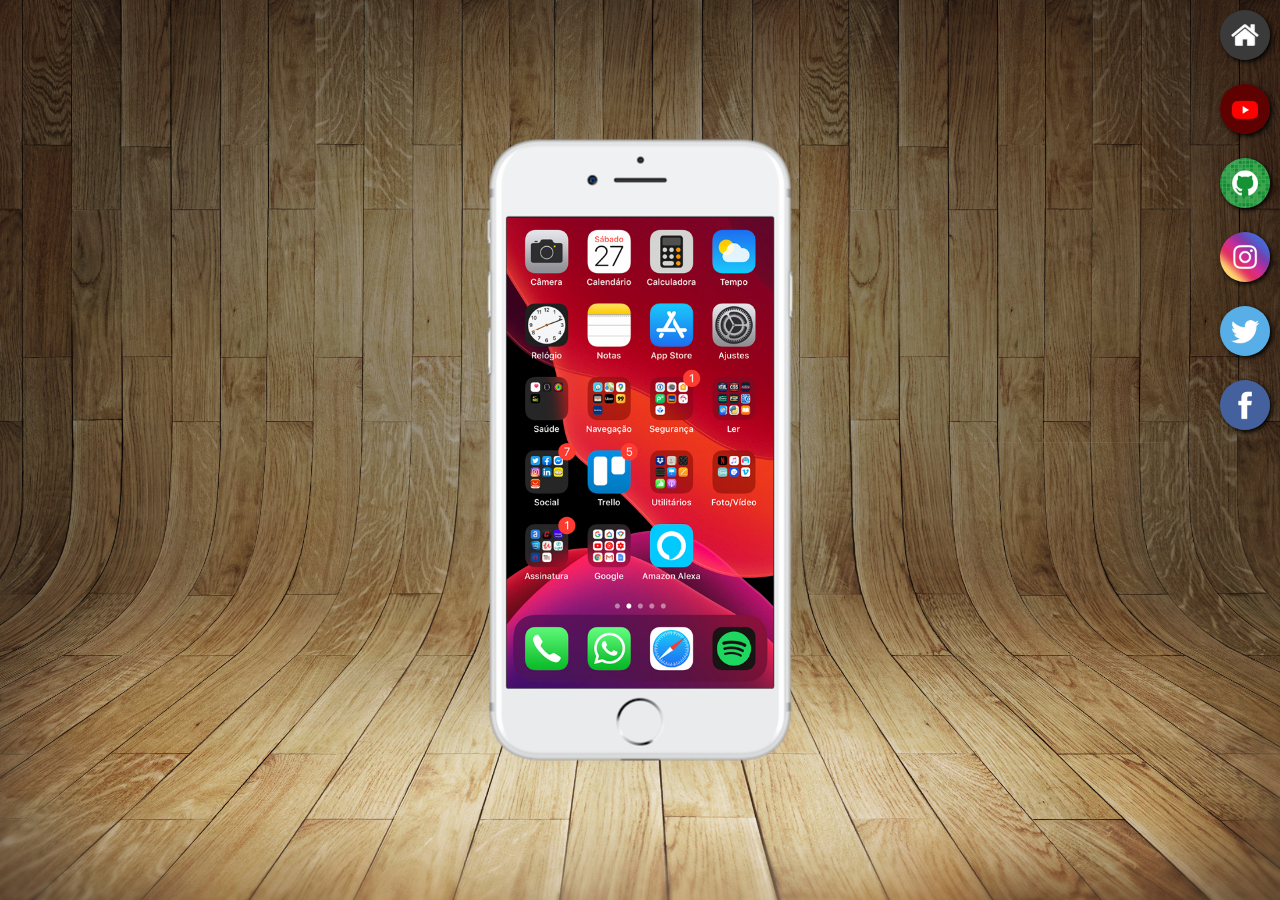
<file: index.html>
<!DOCTYPE html>
<html lang="pt-br">
<head>
    <meta charset="UTF-8">
    <meta name="viewport" content="width=device-width, initial-scale=1.0">
    <title>Projeto Redes Sociais</title>
    <link rel="stylesheet" href="estilo/stylec.css">
    <link rel="shortcut icon" href="favicon.ico" type="image/x-icon">
</head>
<body>
<main>
    <section id="telefone">
        <iframe src="home.html" name="tela" id="tela" frameborder="0">Seu navegador não é compatível com este arquivo!</iframe>
    </section>
    <section id="redesociais">
        <a href="home.html" target="tela"><img src="imagens/logo-home.jpg" alt="Home"></a><br>
        <a href="youtube.html" target="tela"><img src="imagens/logo-youtube.jpg" alt="Youtube"></a><br>
        <a href="Github.html" target="tela"><img src="imagens/logo-github.jpg" alt="GitHub"></a><br>
        <a href="Instagram.html" target="tela"><img src="imagens/logo-instagram.jpg" alt="Instagram"></a><br>
        <a href="X.html" target="tela"><img src="imagens/logo-twitter.jpg" alt="Twitter"></a><br>
        <a href="Face.html" target="tela"><img src="imagens/logo-facebook.jpg" alt="Facebook"></a><br>
    </section>
</main>
</body>
</html>
</file>
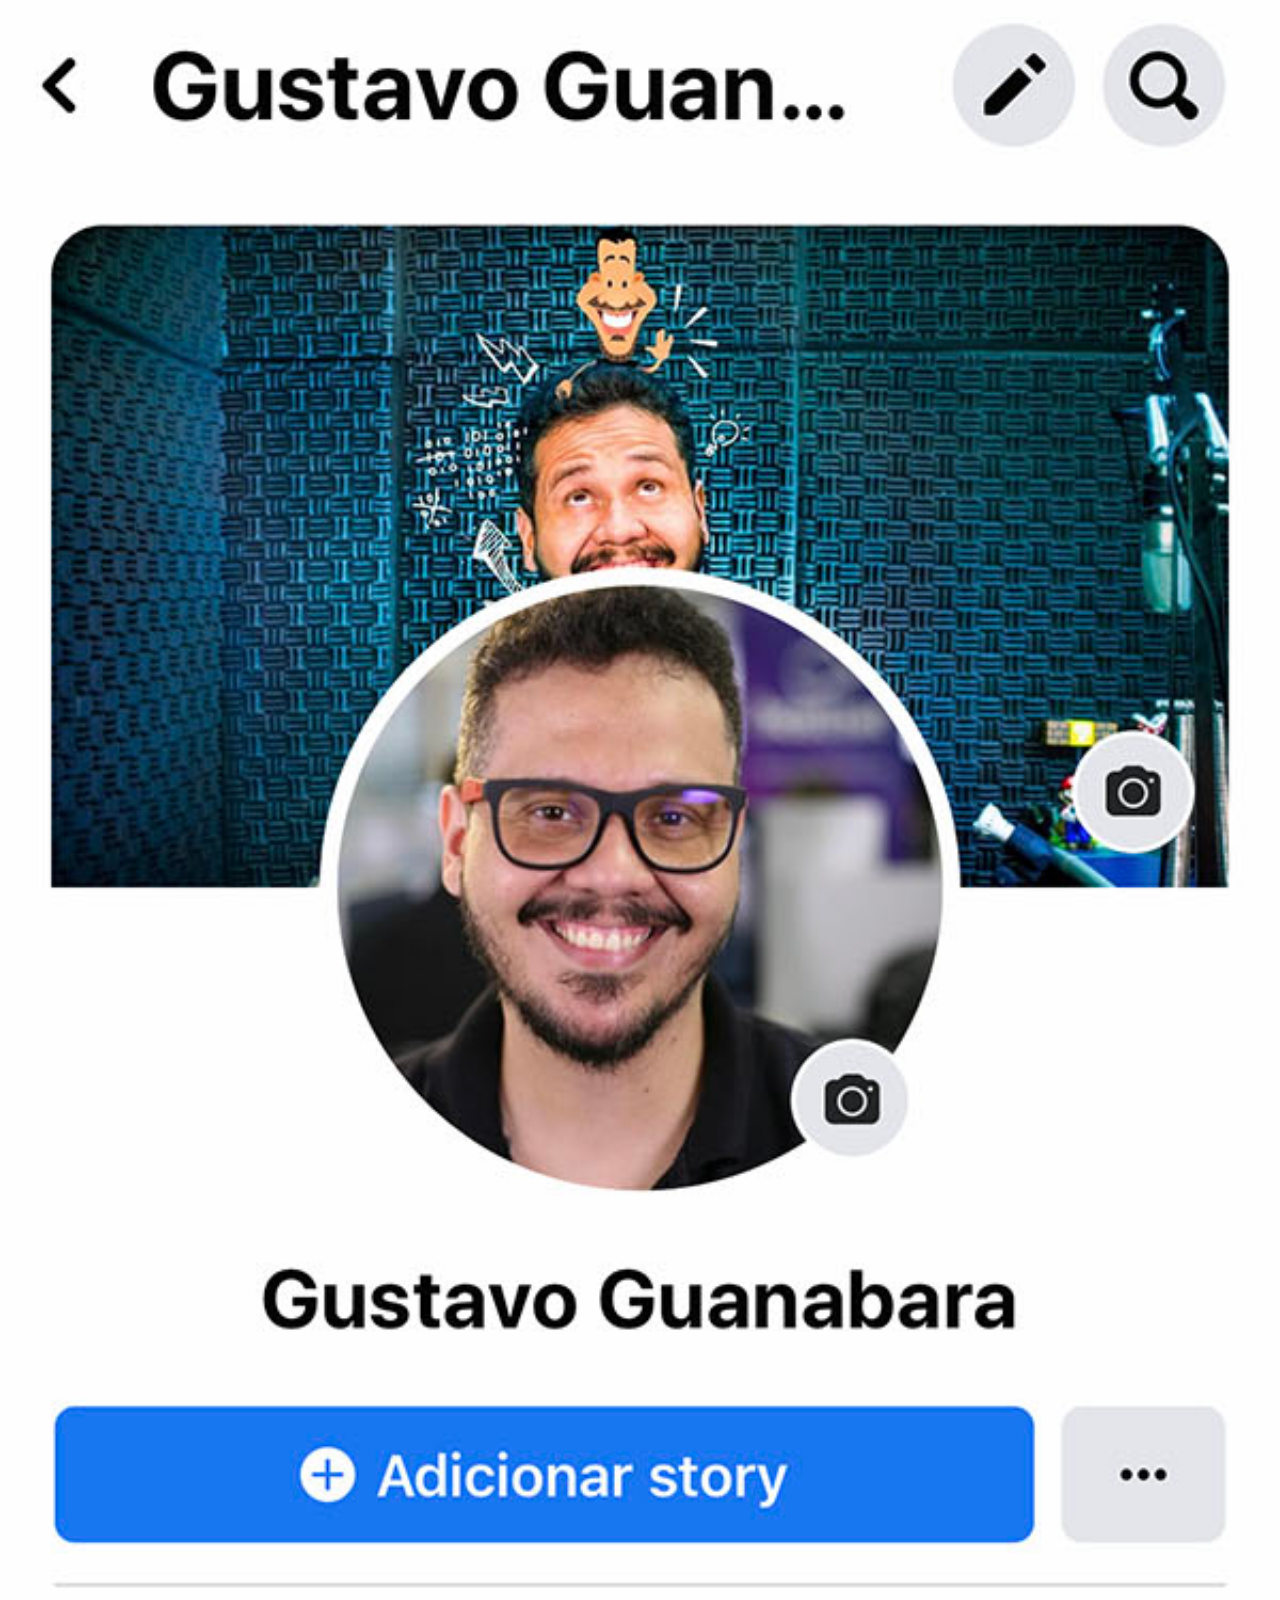
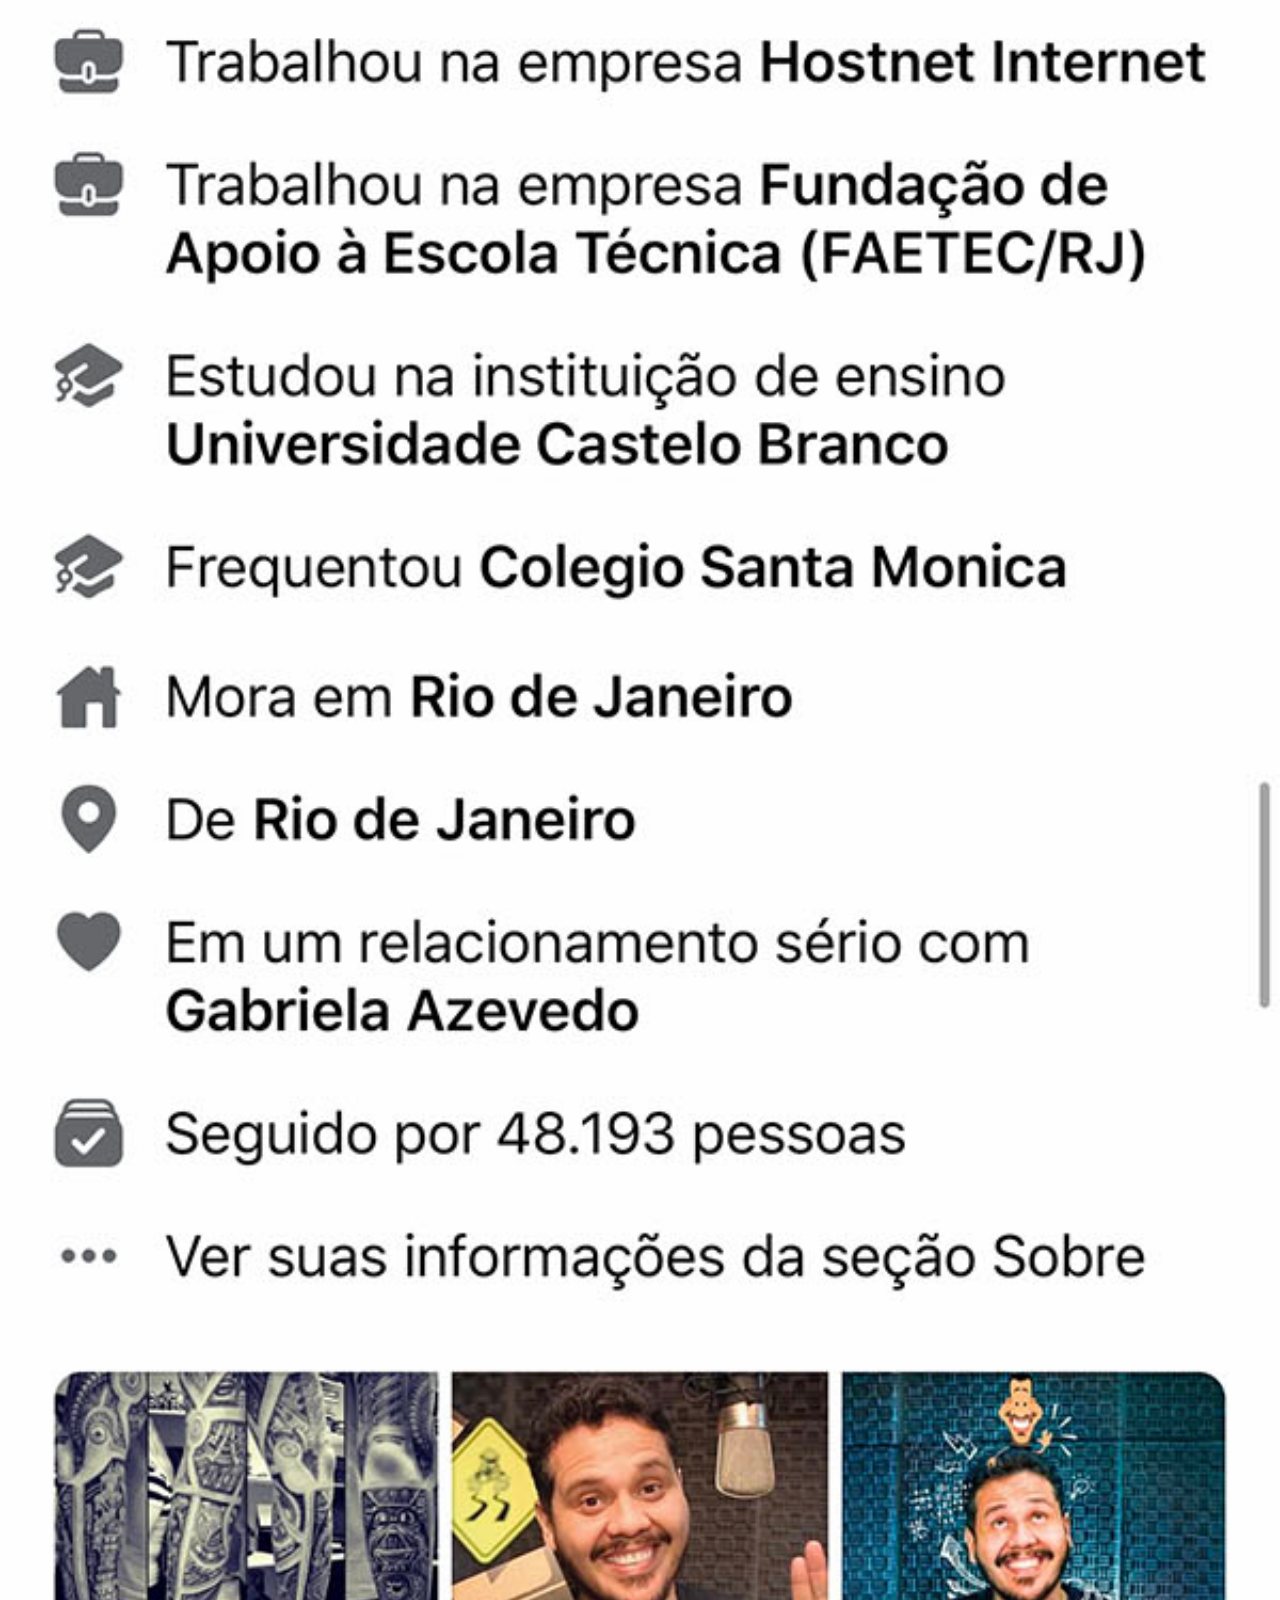
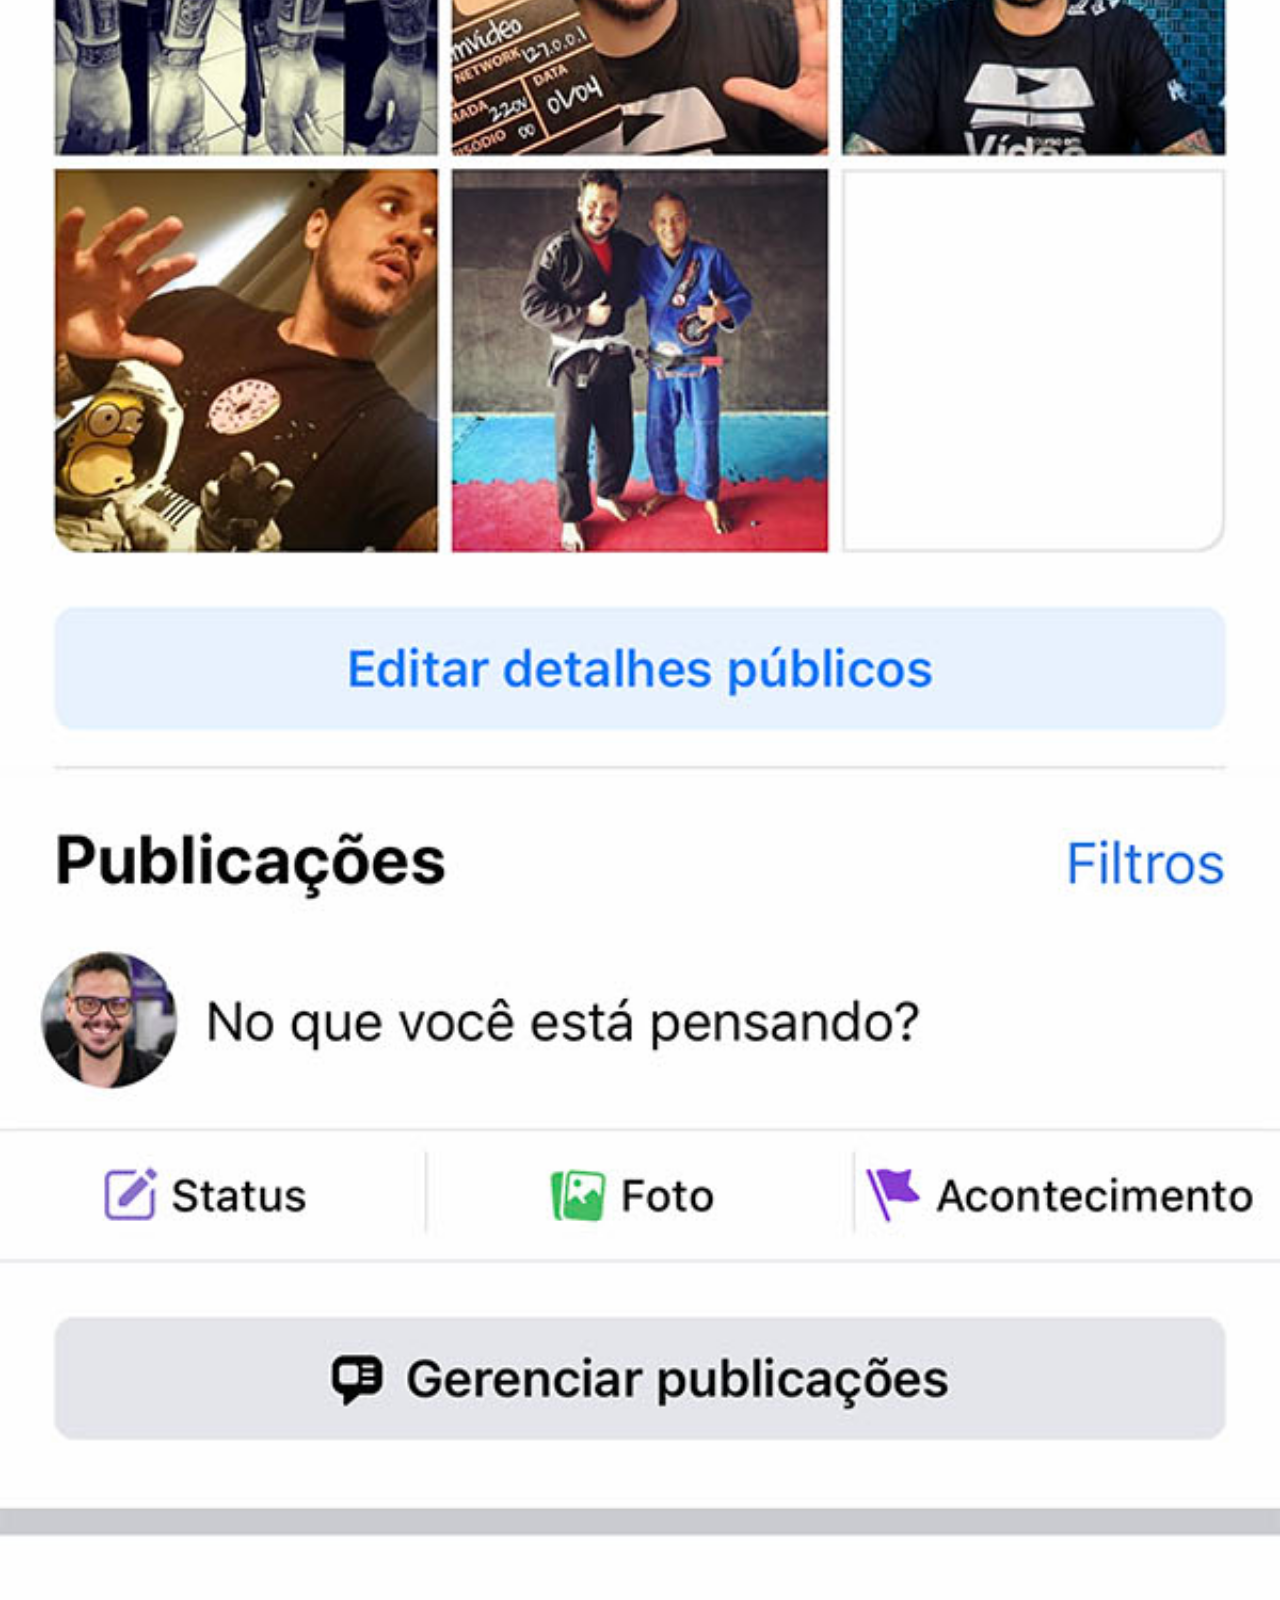
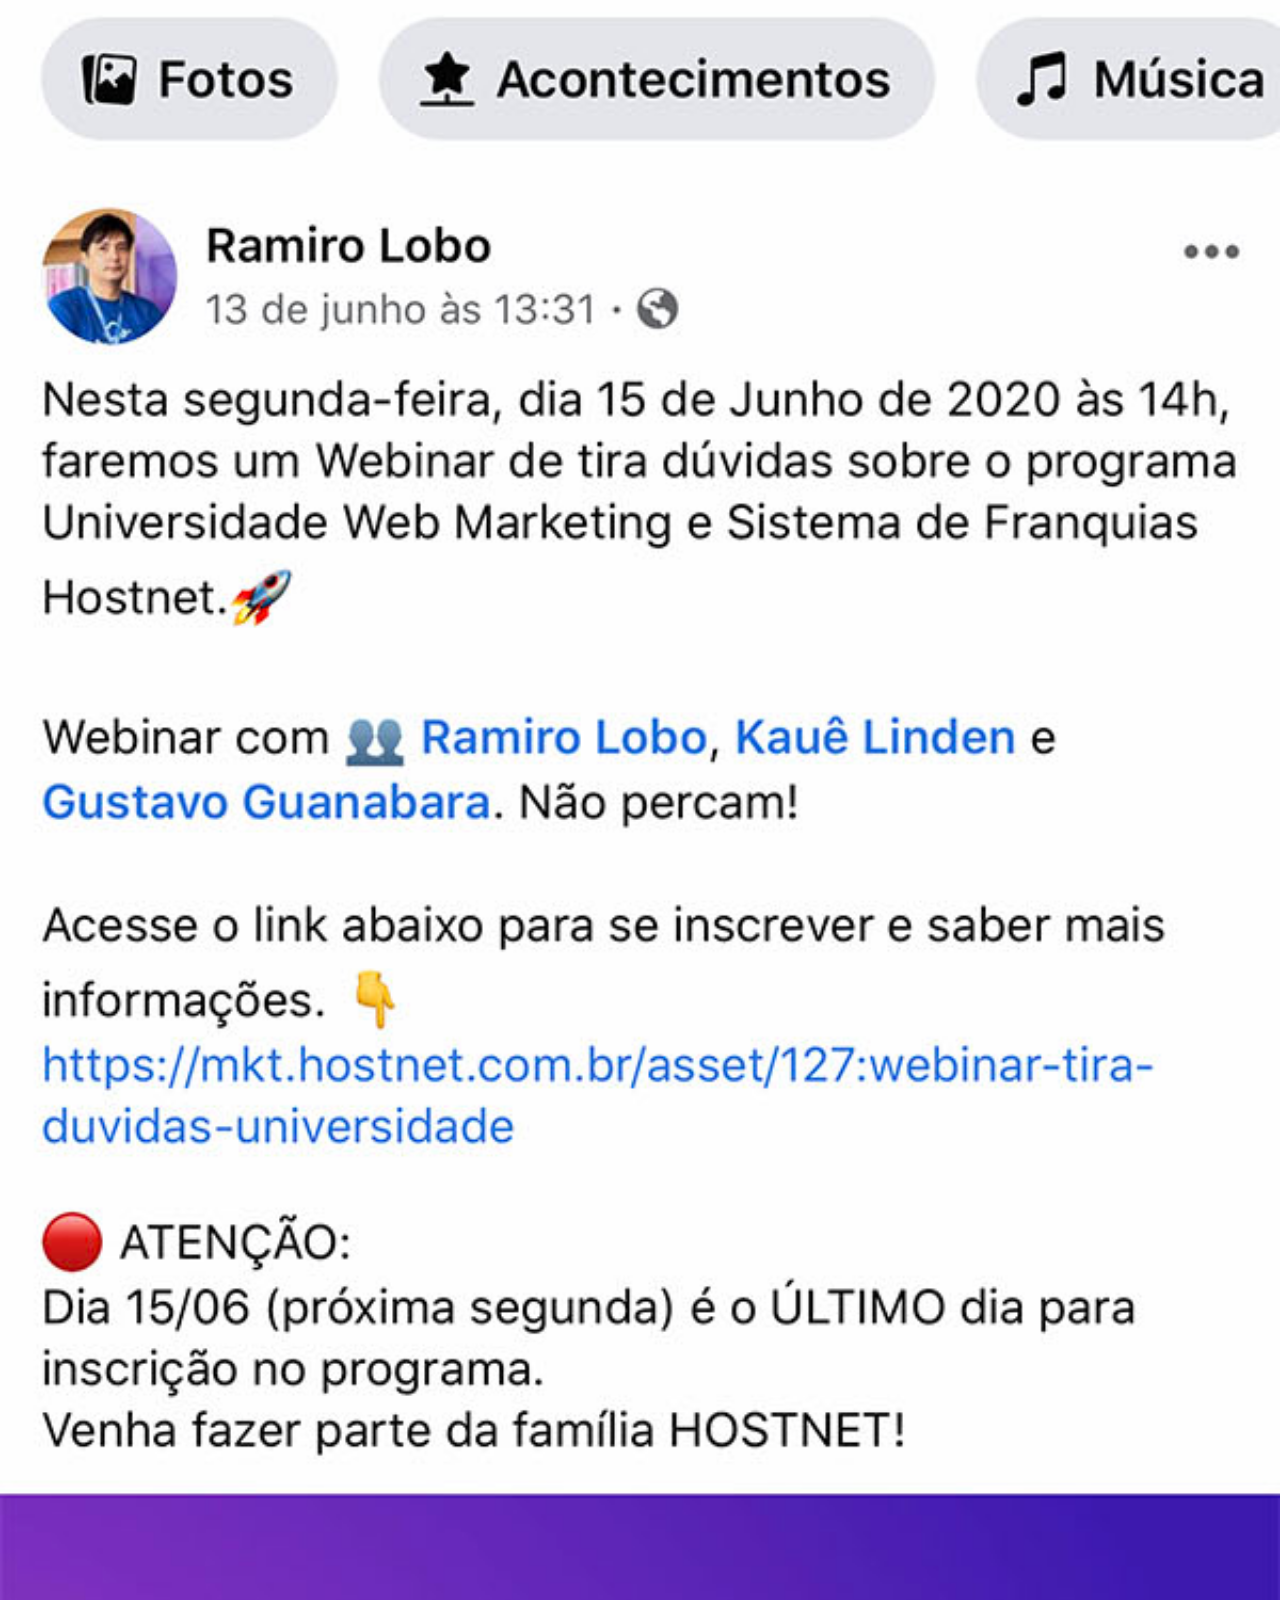
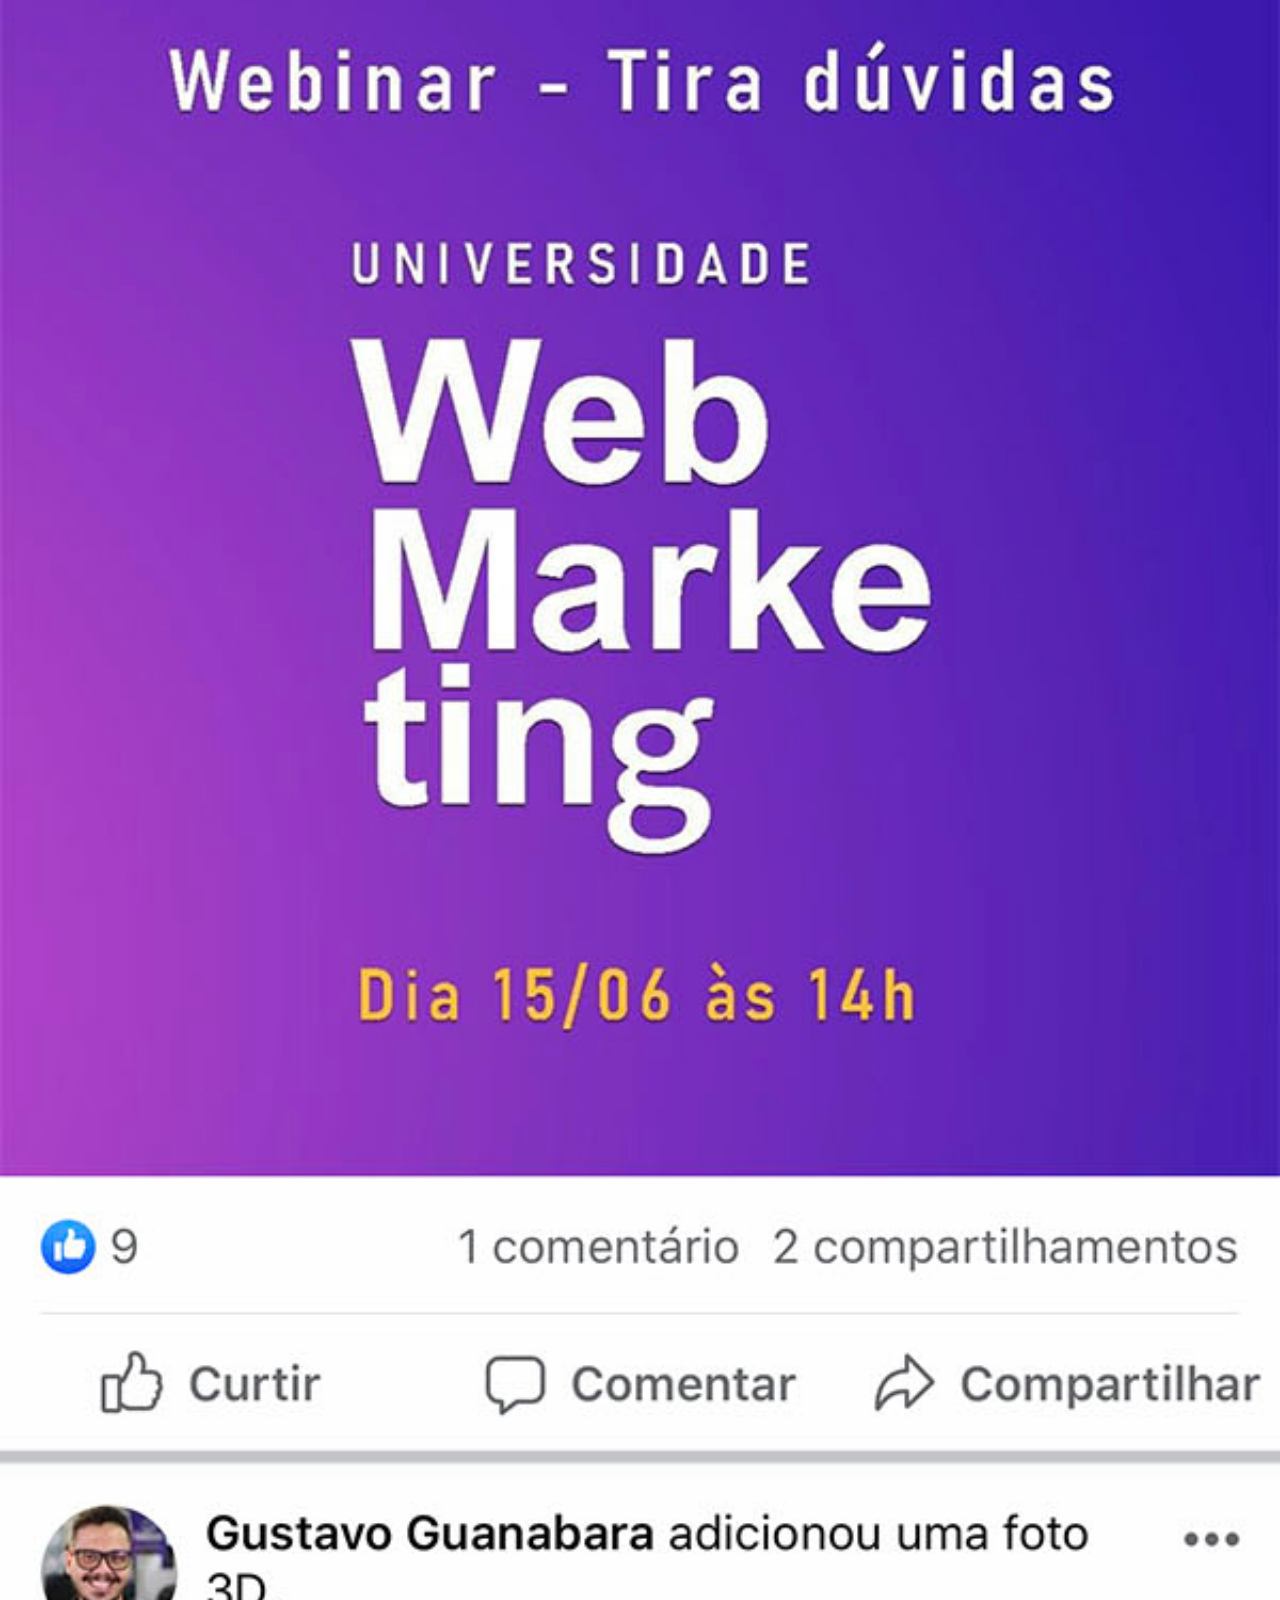
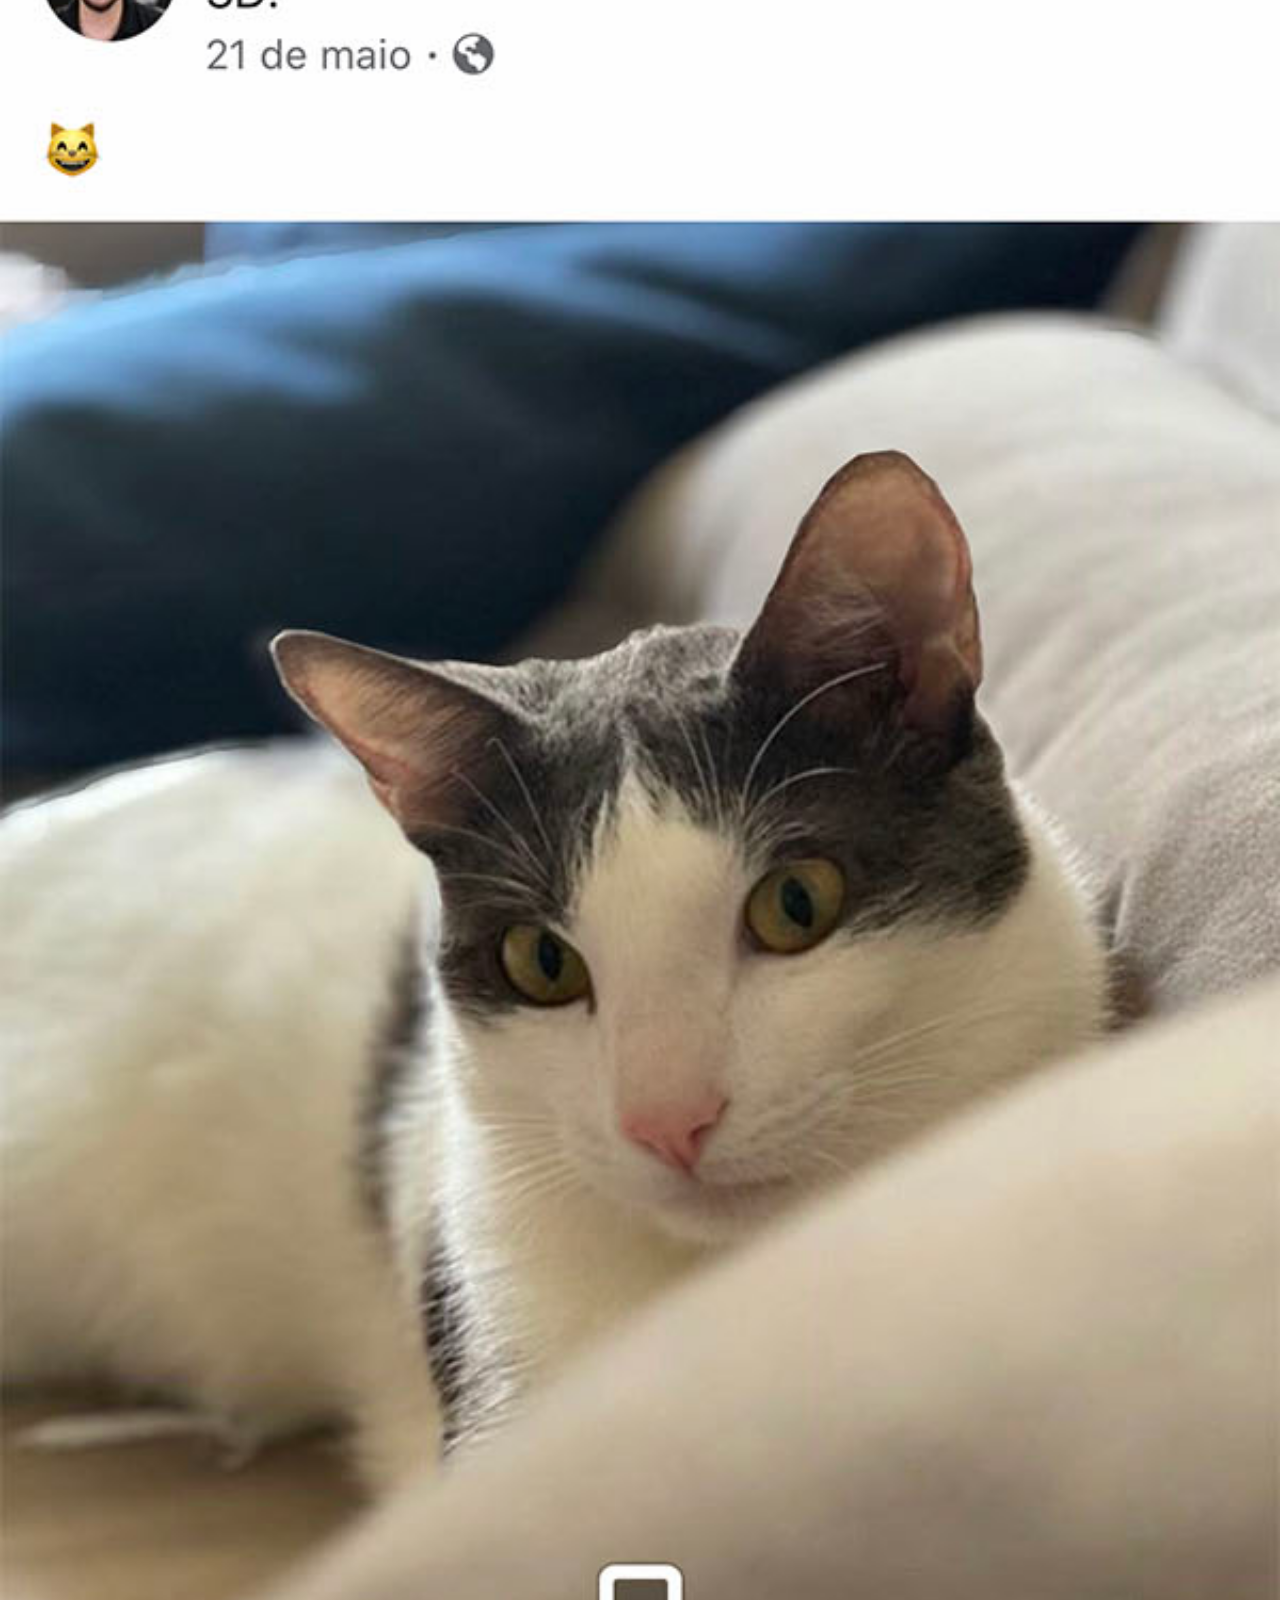
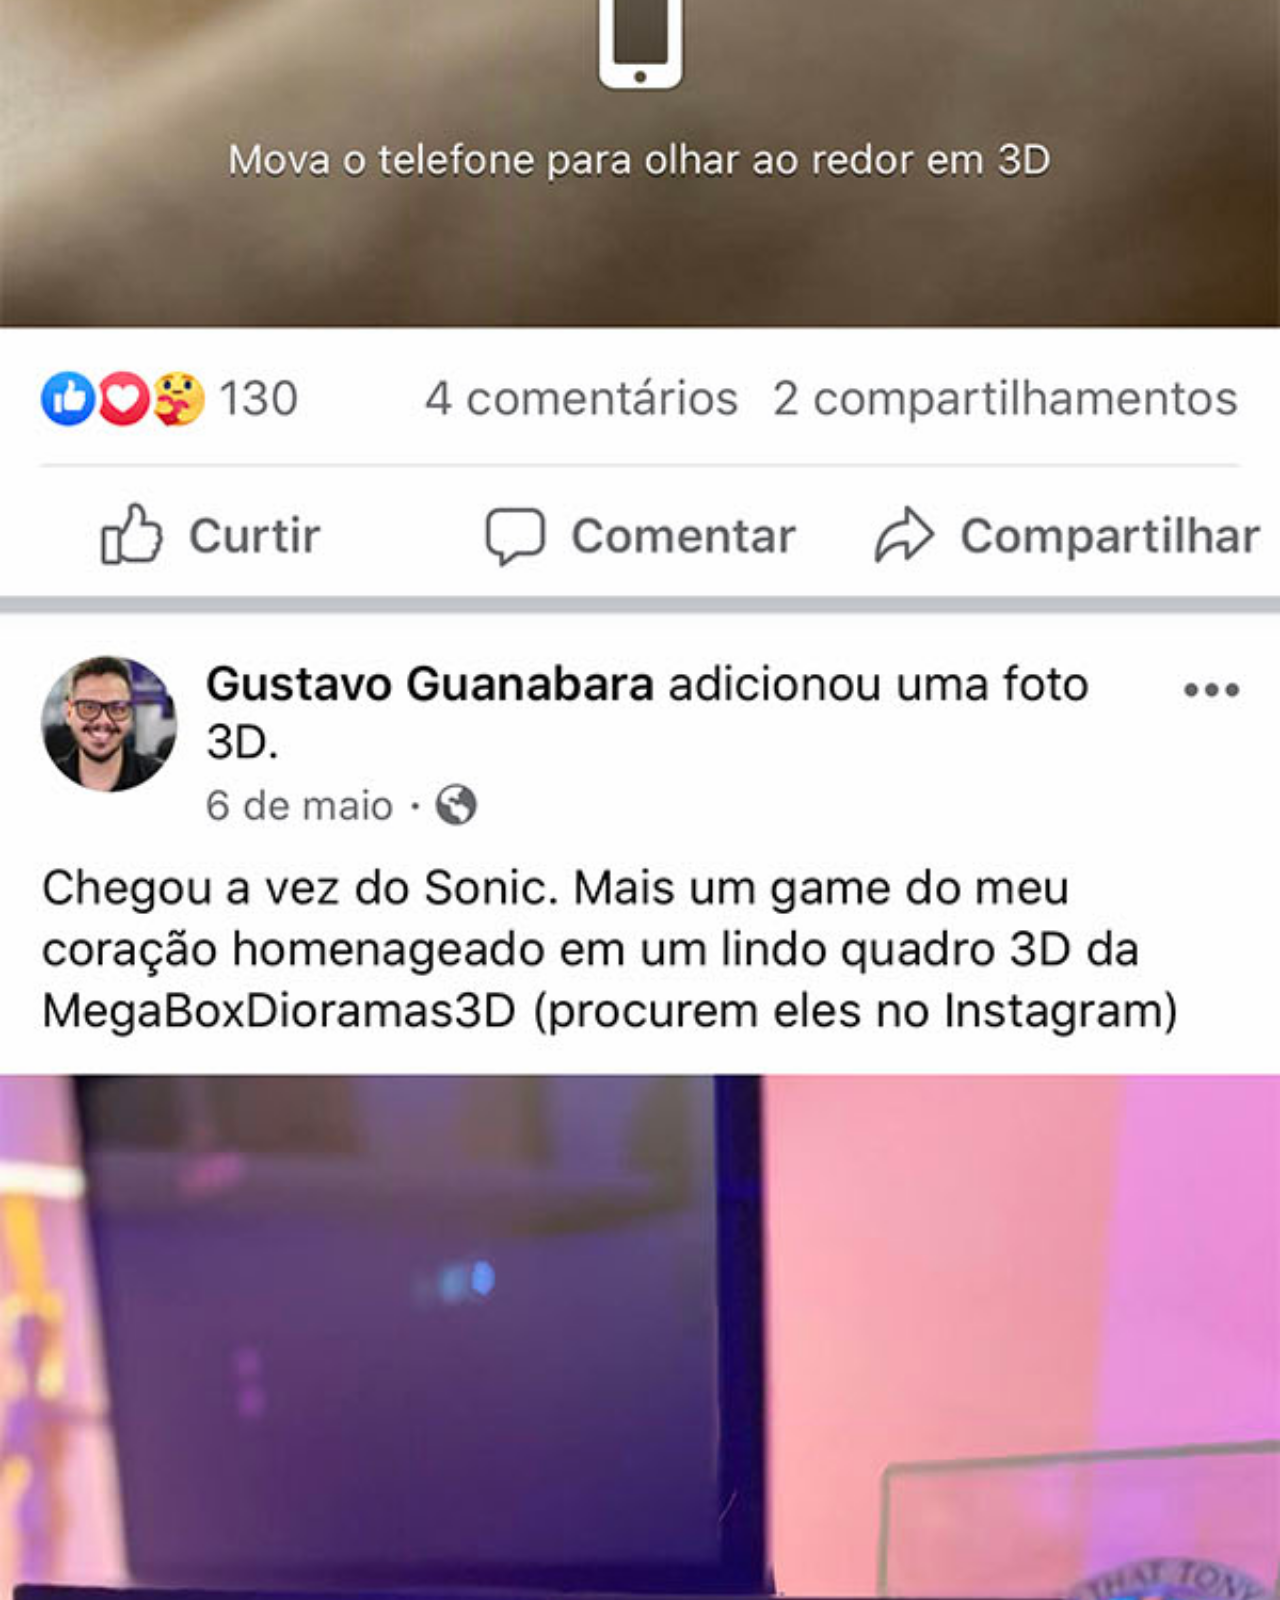
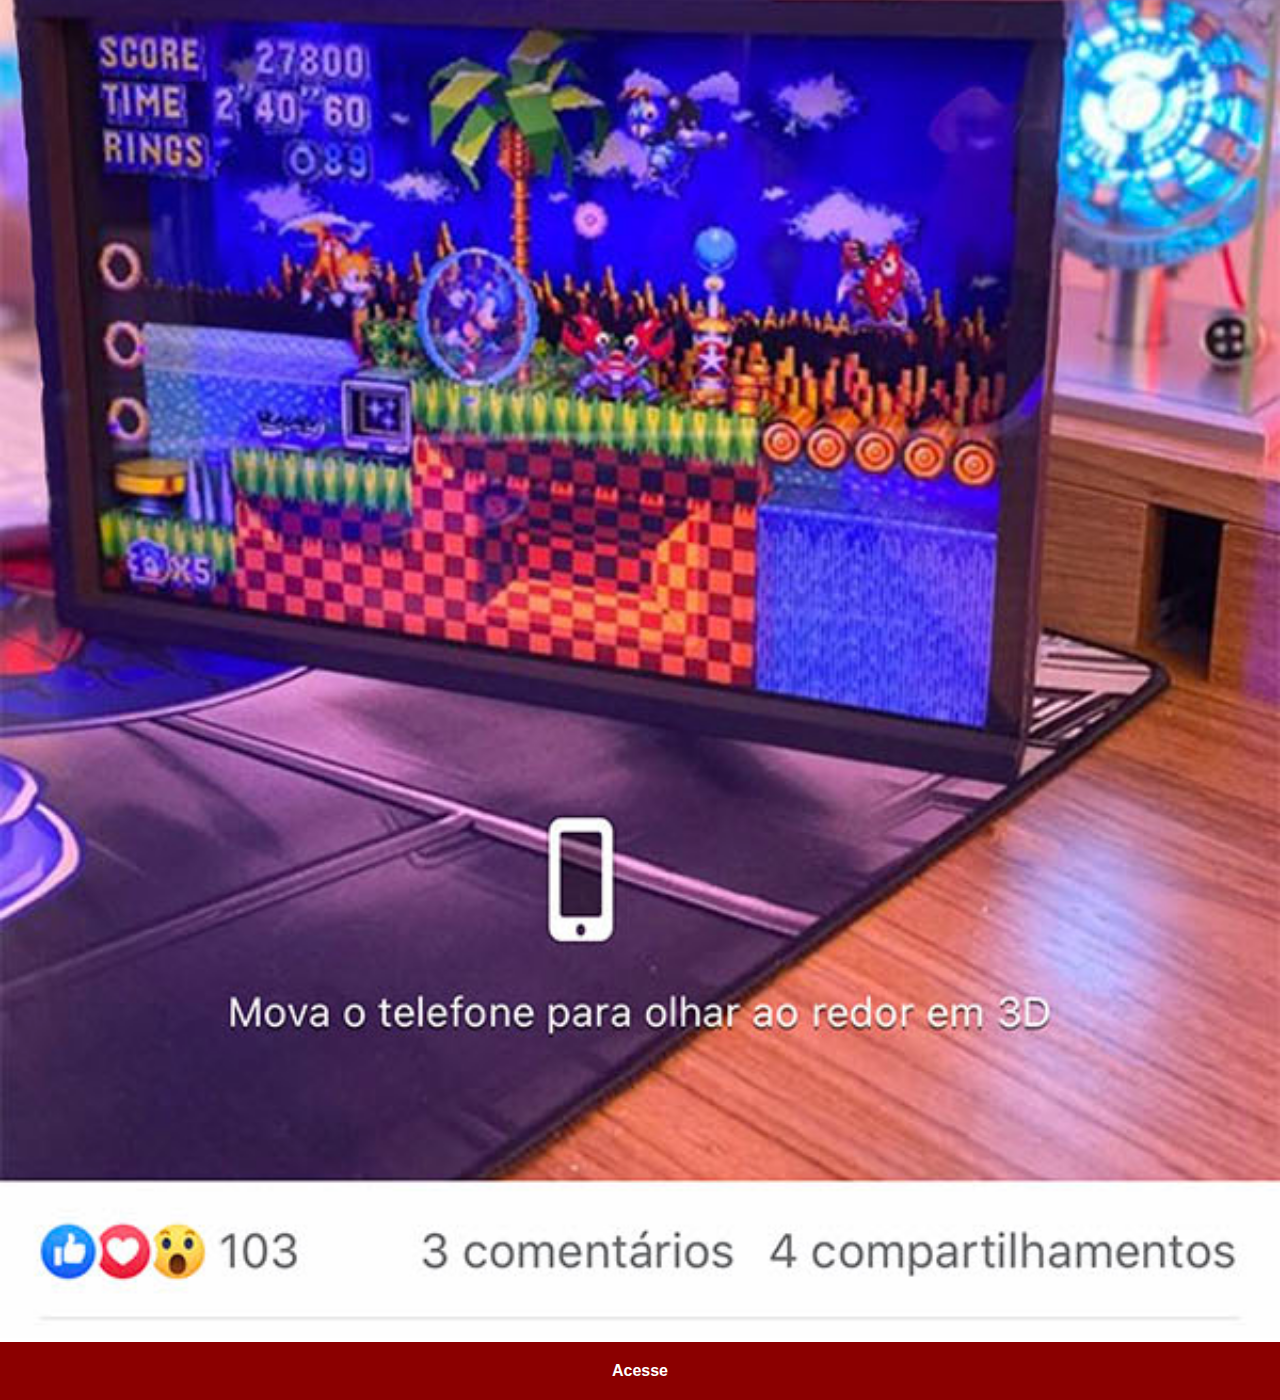
<file: Face.html>
<!DOCTYPE html>
<html lang="en">
<head>
    <meta charset="UTF-8">
    <meta name="viewport" content="width=device-width, initial-scale=1.0">
    <title>Document</title>
    <link rel="stylesheet" href="estilo/social.css">
</head>
<body>
    <img src="imagens/tela-facebook.jpg" alt="Facebook">
    <a href="https://github.com/ArthurAndradeCosta/projeto-celular">Acesse</a>
</body>
</html>
</file>
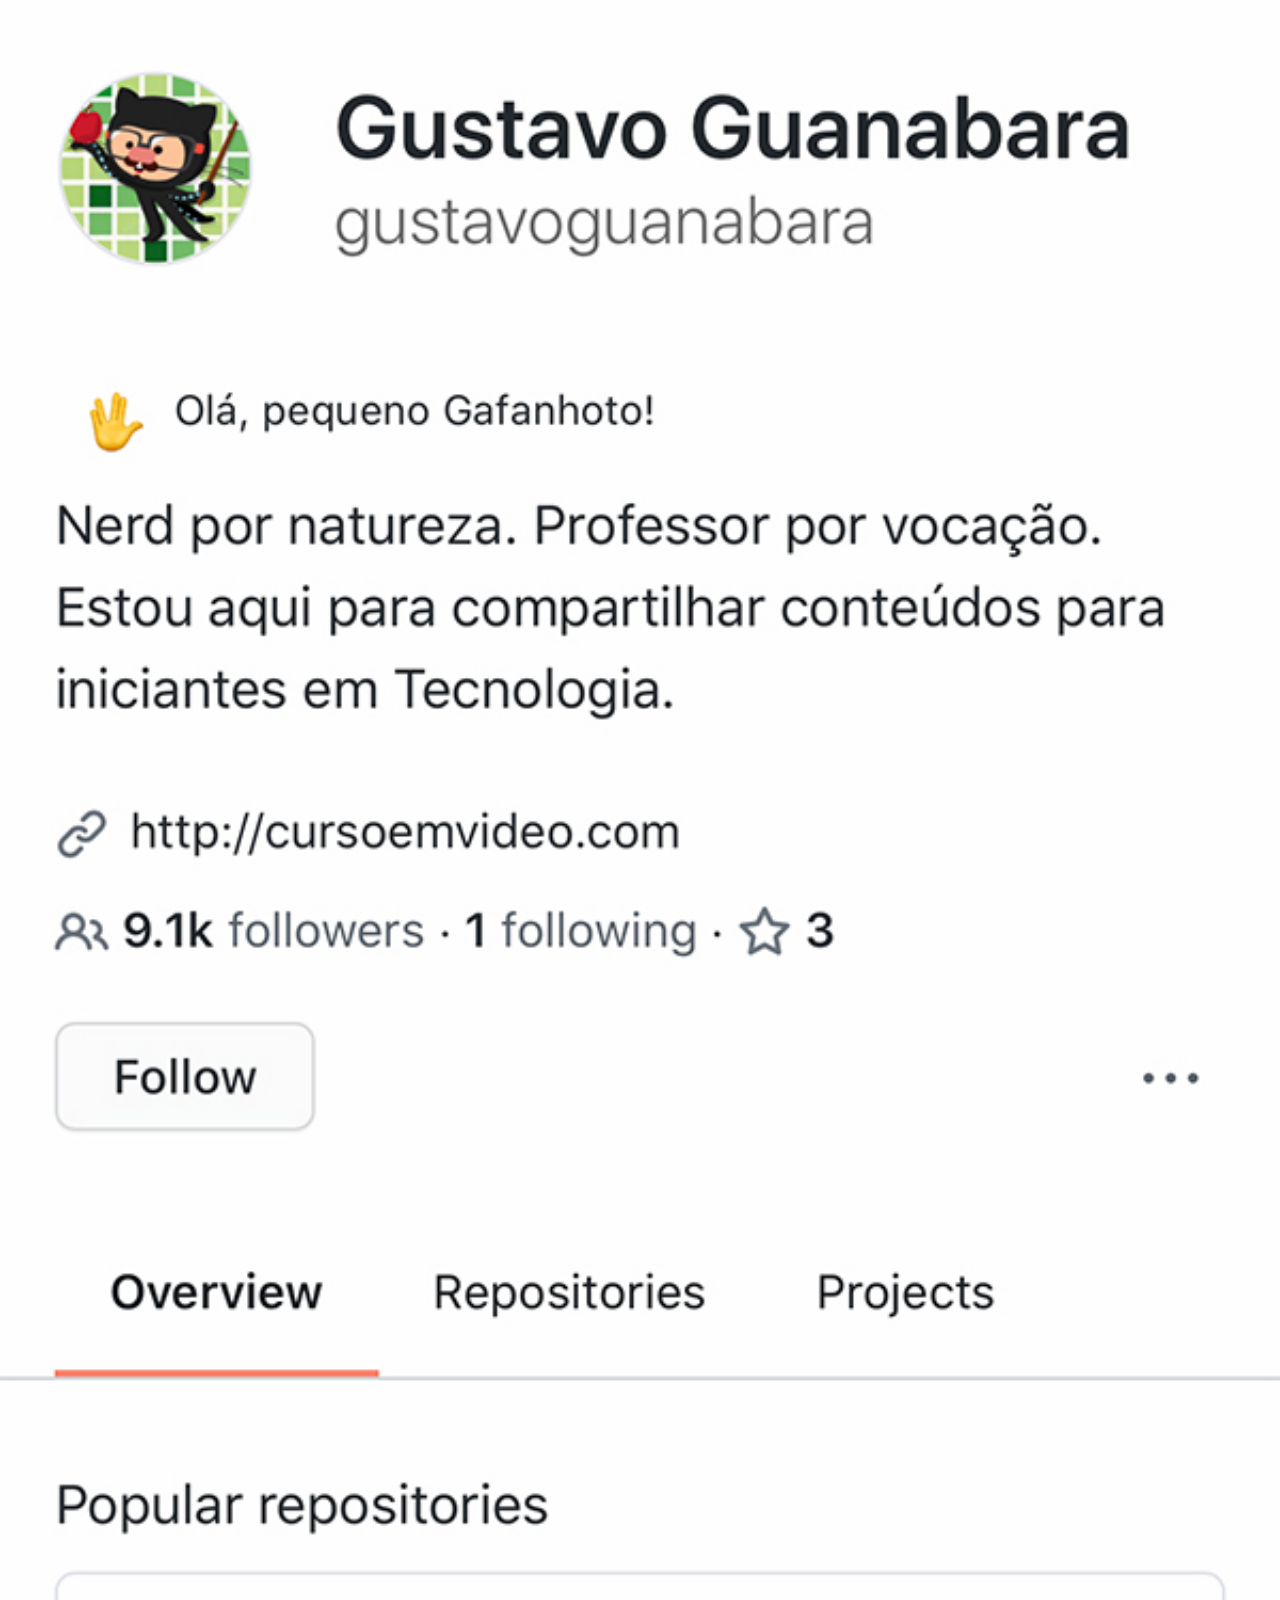
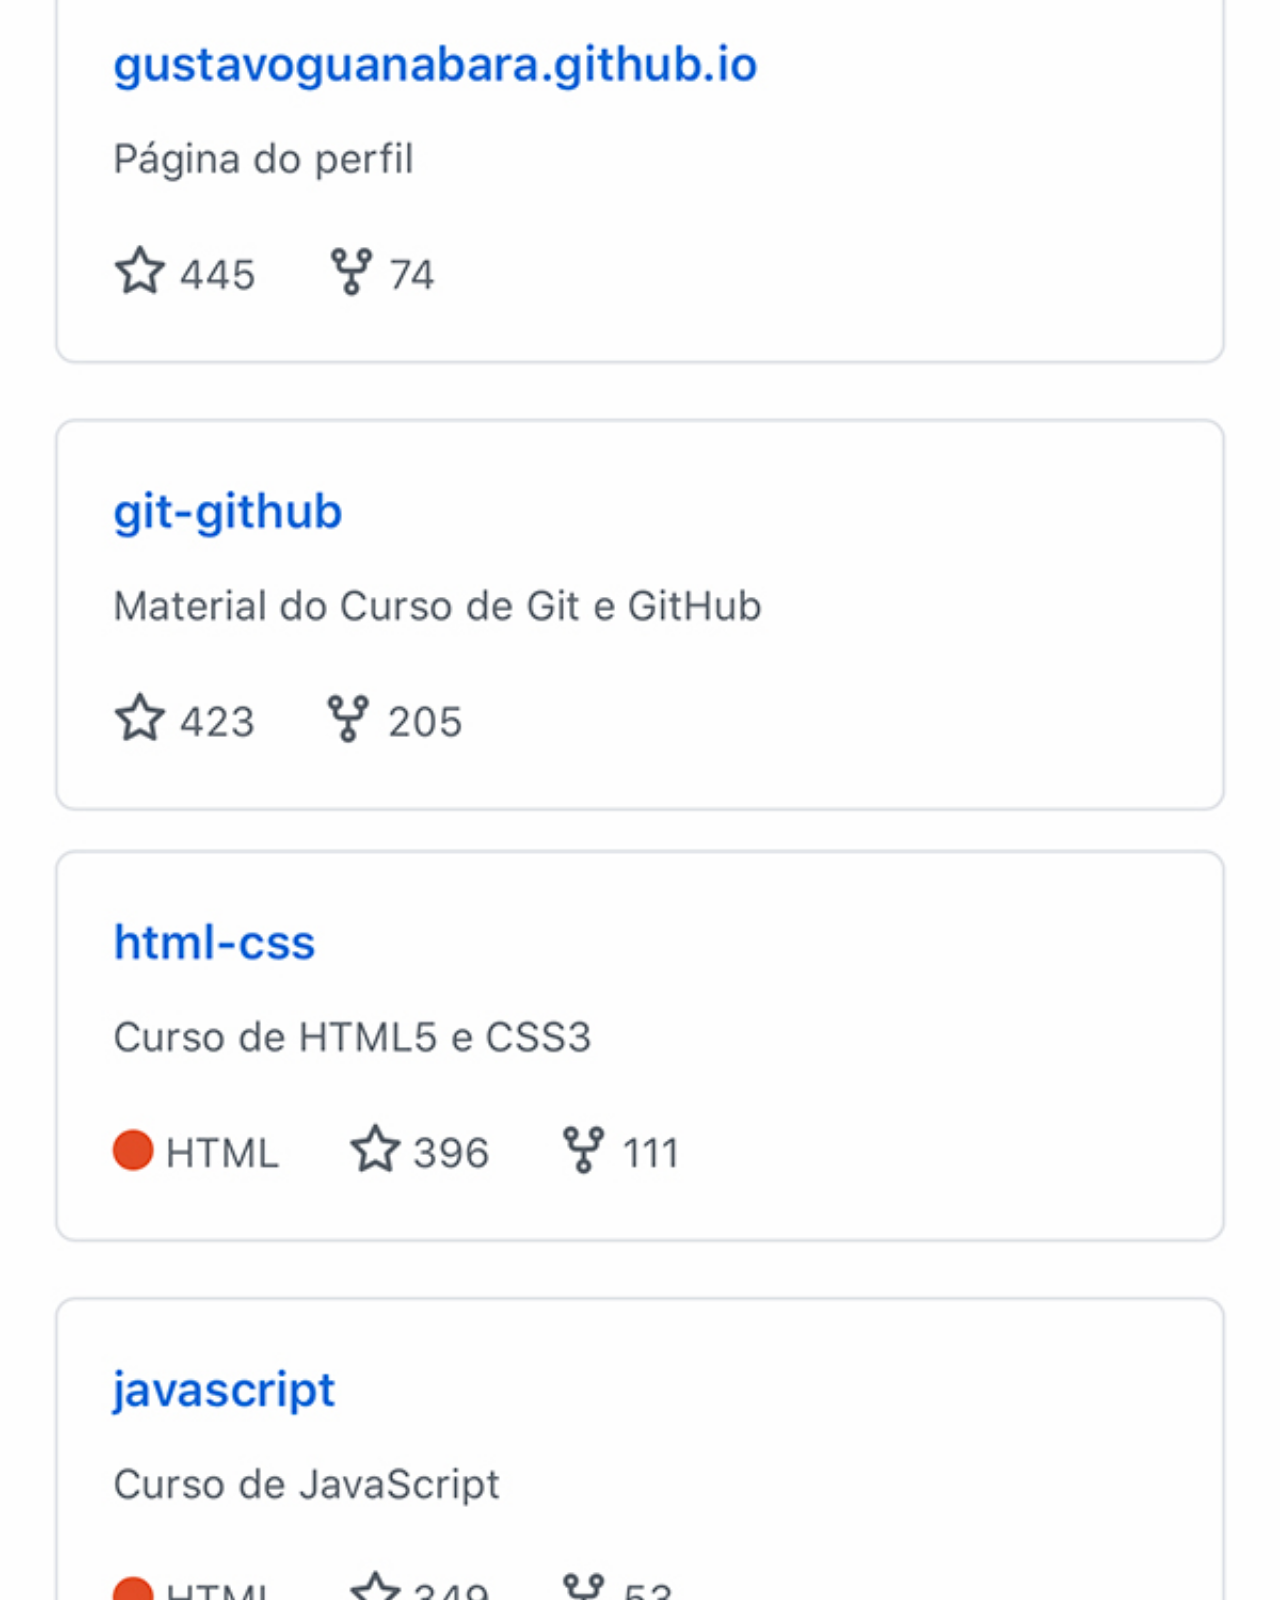
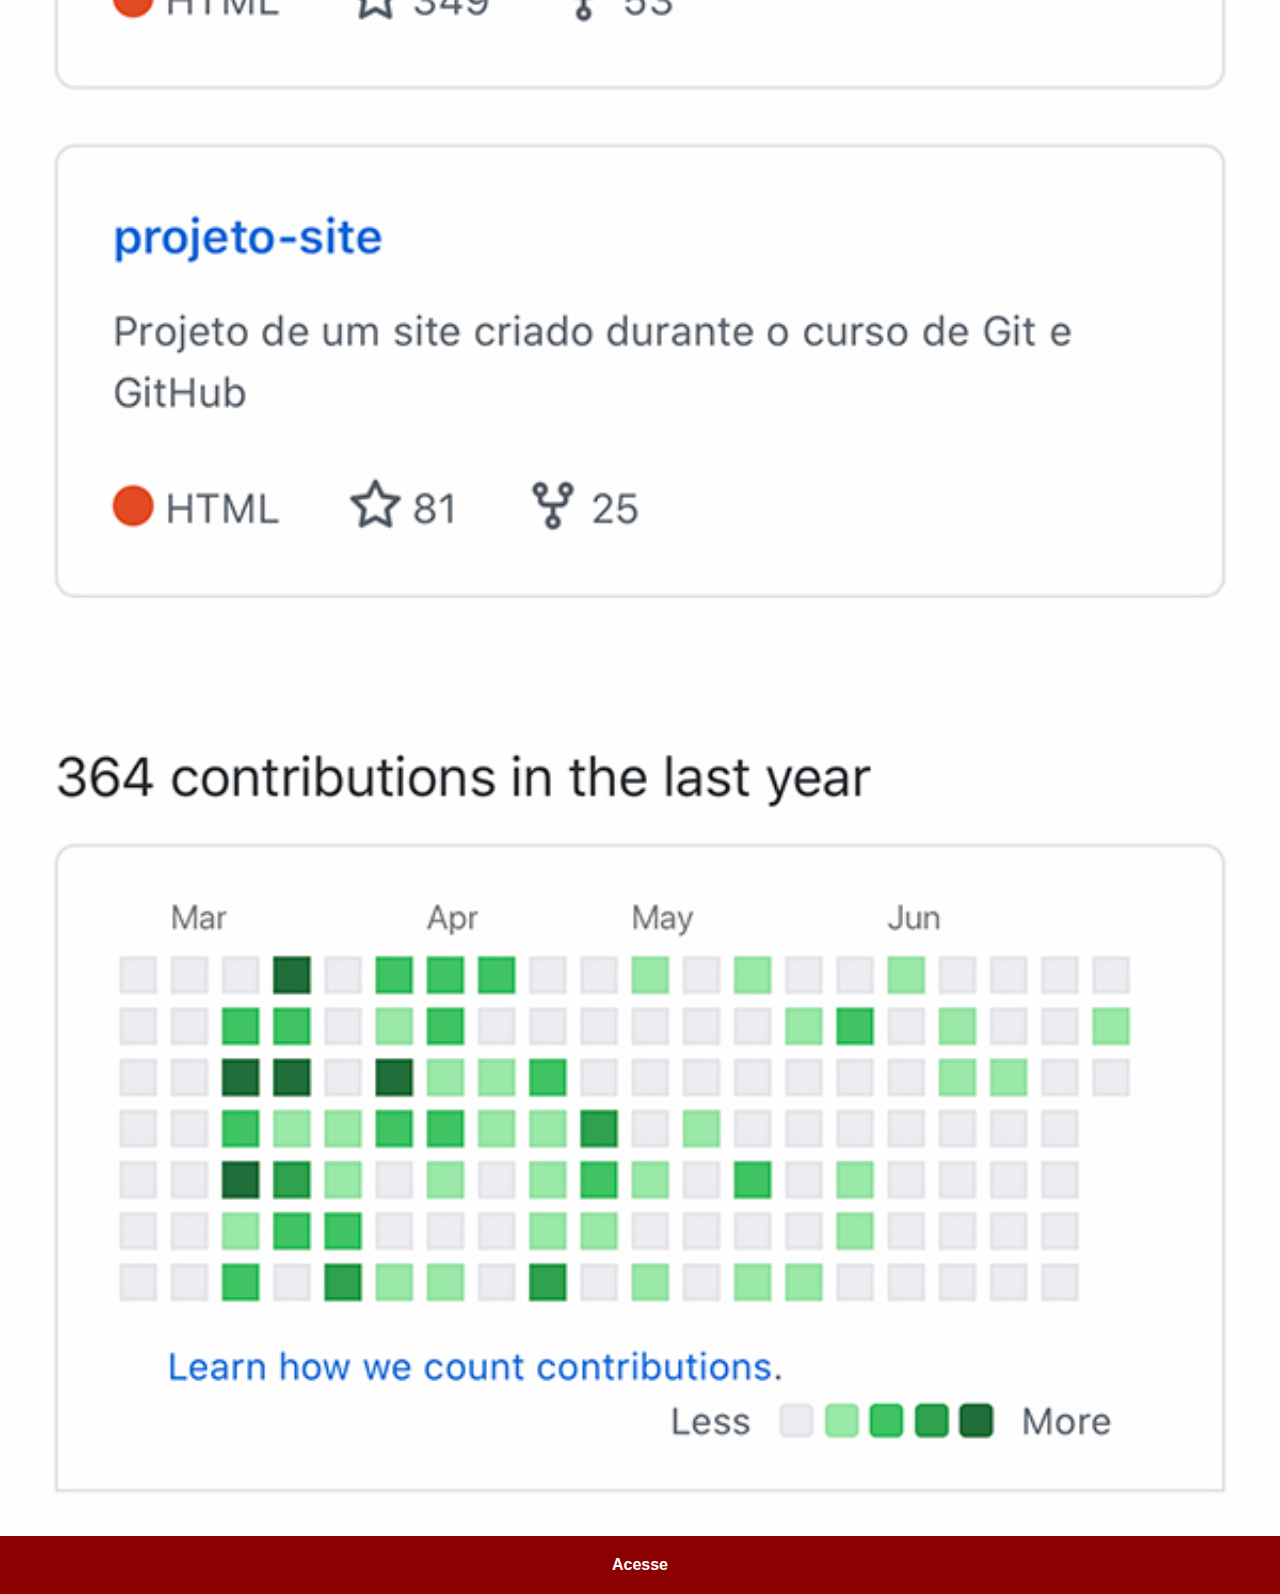
<file: Github.html>
<!DOCTYPE html>
<html lang="en">
<head>
    <meta charset="UTF-8">
    <meta name="viewport" content="width=device-width, initial-scale=1.0">
    <title>Document</title>
    <link rel="stylesheet" href="estilo/social.css">
</head>
<body>
    <img src="imagens/tela-github.jpg" alt="GitHub">
    <a href="https://github.com/ArthurAndradeCosta/projeto-celular">Acesse</a>
</body>
</html>
</file>
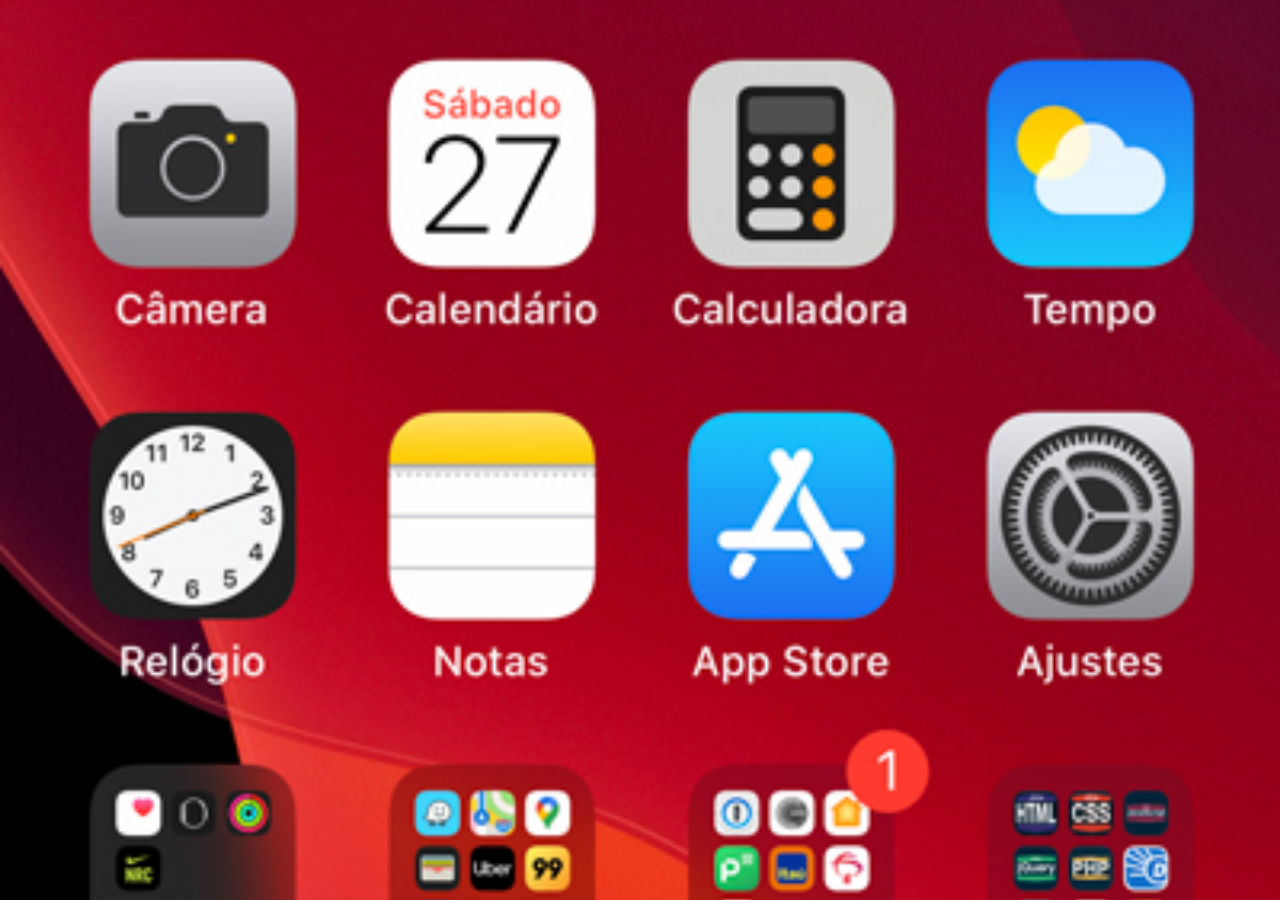
<file: home.html>
<!DOCTYPE html>
<html lang="pt-br">
<head>
    <meta charset="UTF-8">
    <meta name="viewport" content="width=device-width, initial-scale=1.0">
    <title>Home</title>
</head>
<style>
    * {
        margin: 0;
        padding: 0;
    }

    body {
        width: 100vw;
        height: 100vh;
        background: black url(imagens/tela-home.jpg) no-repeat top center;
        background-size: cover;
    }
</style>
<body>
    
</body>
</html>
</file>
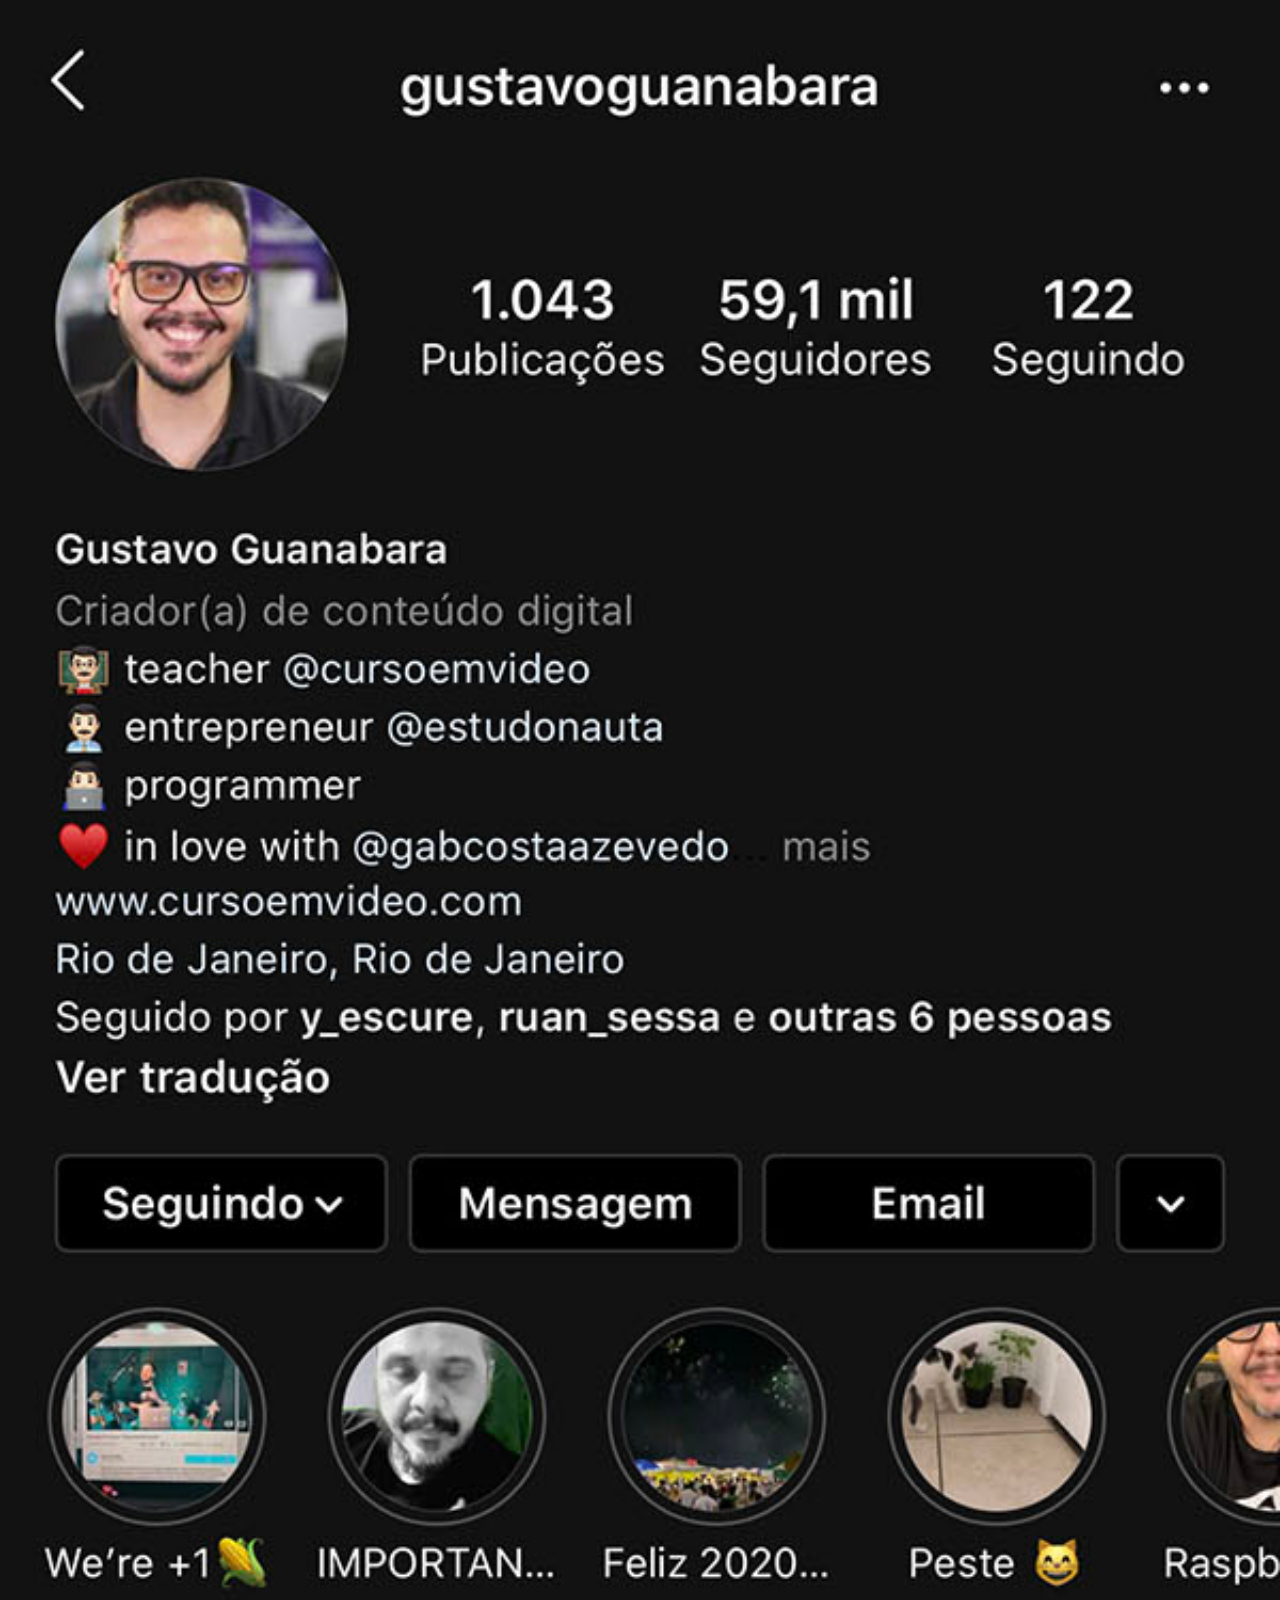
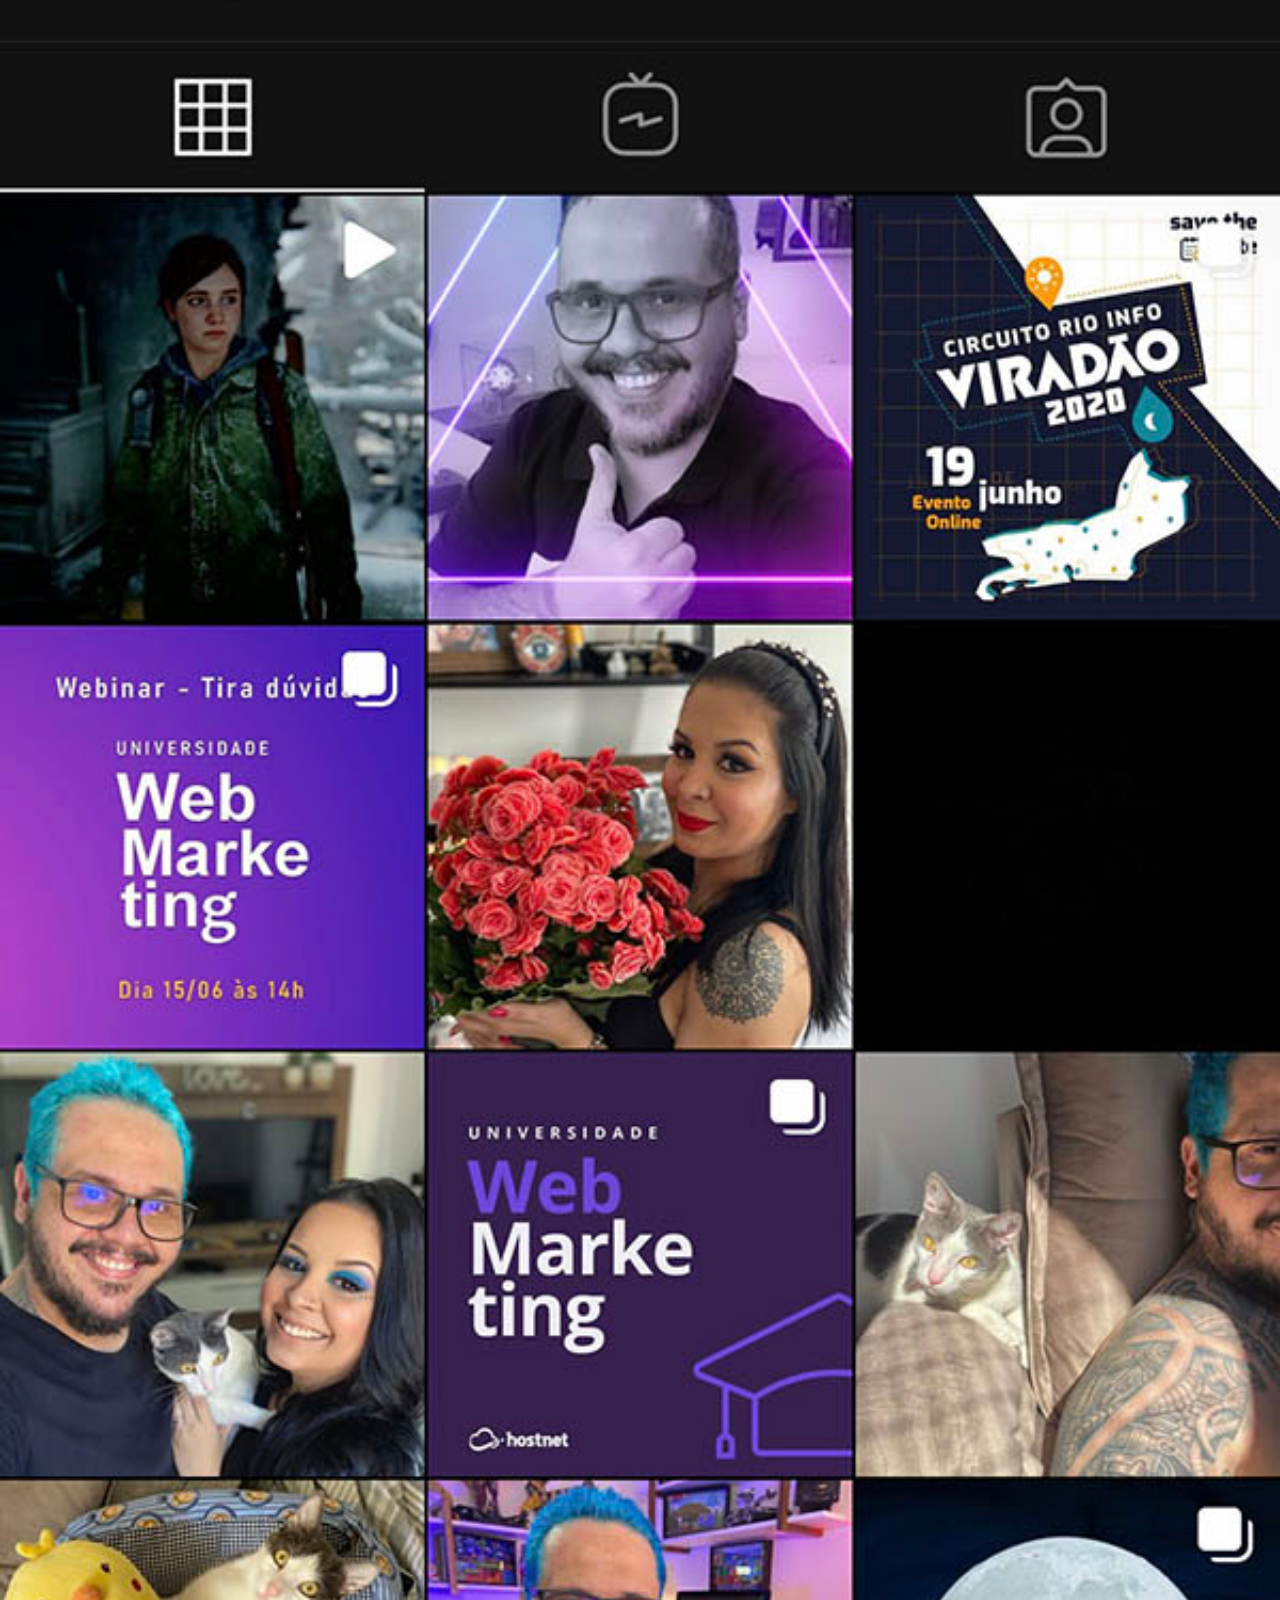
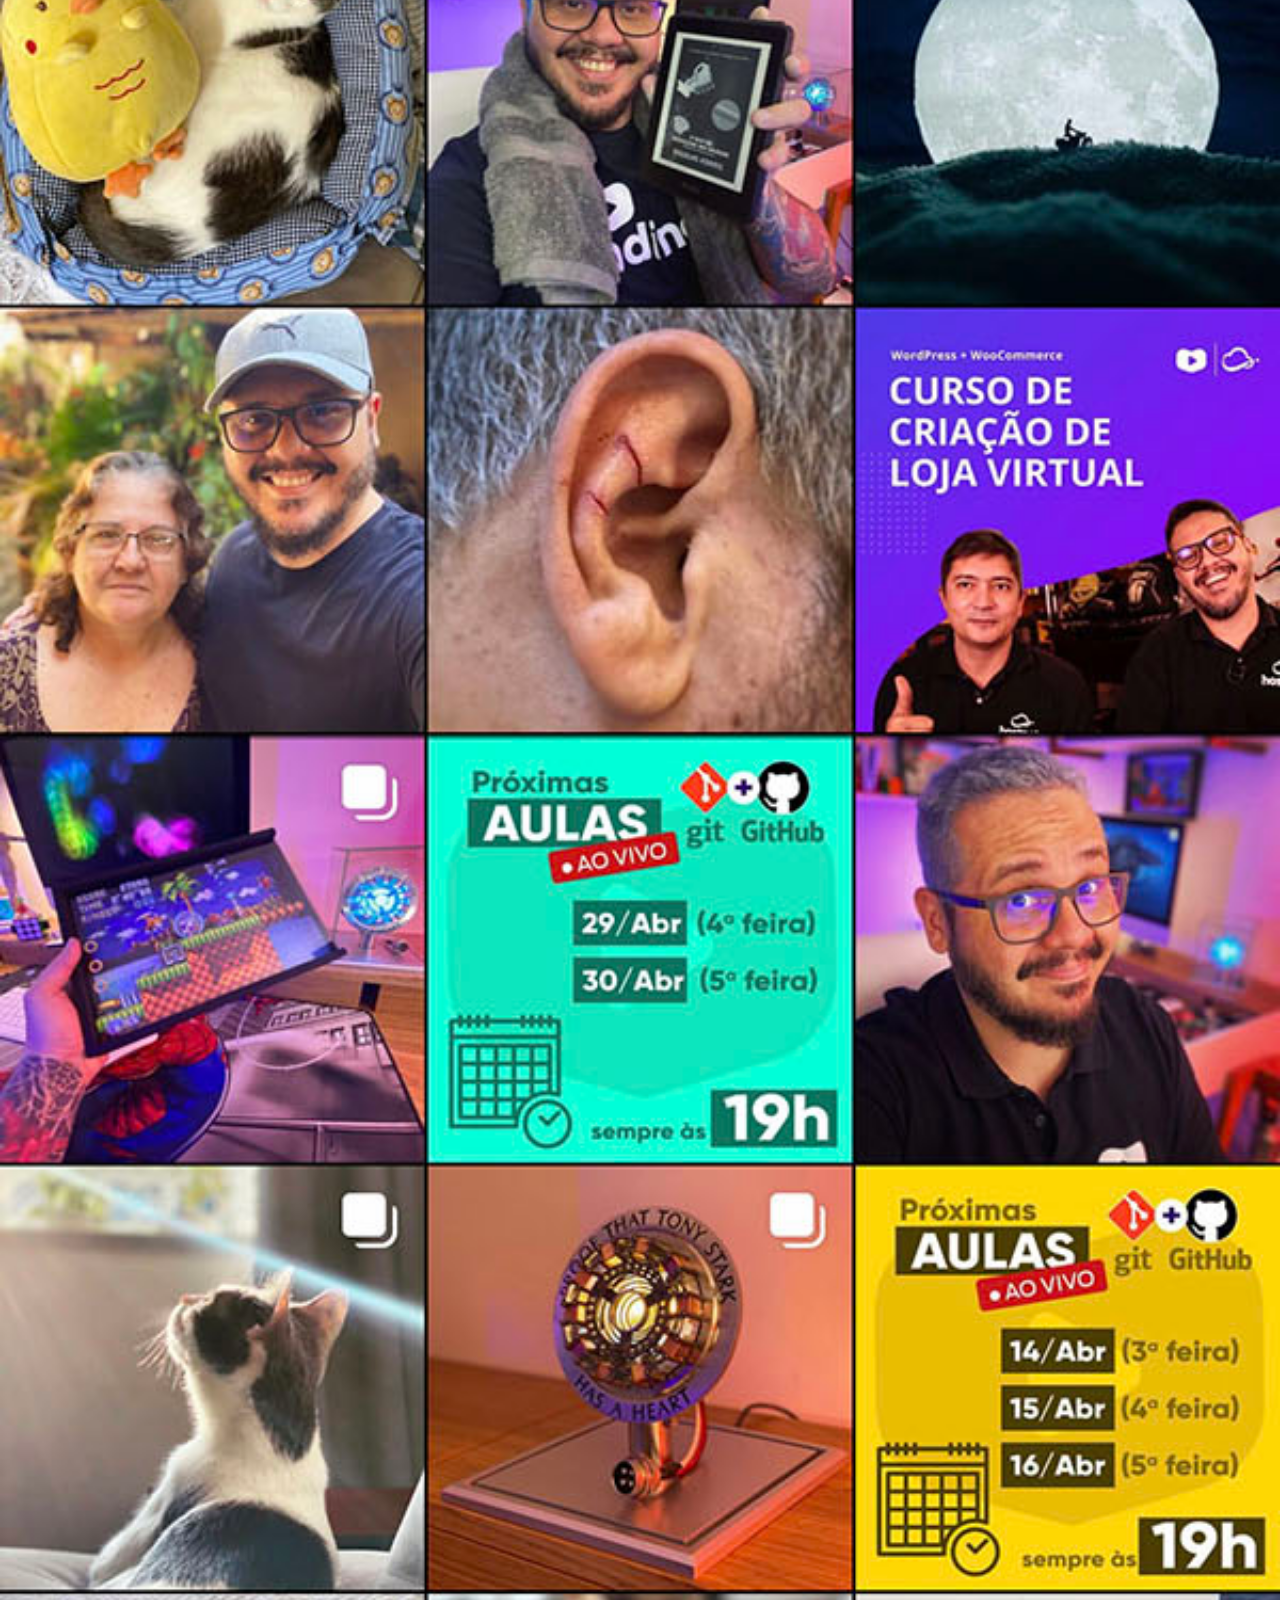
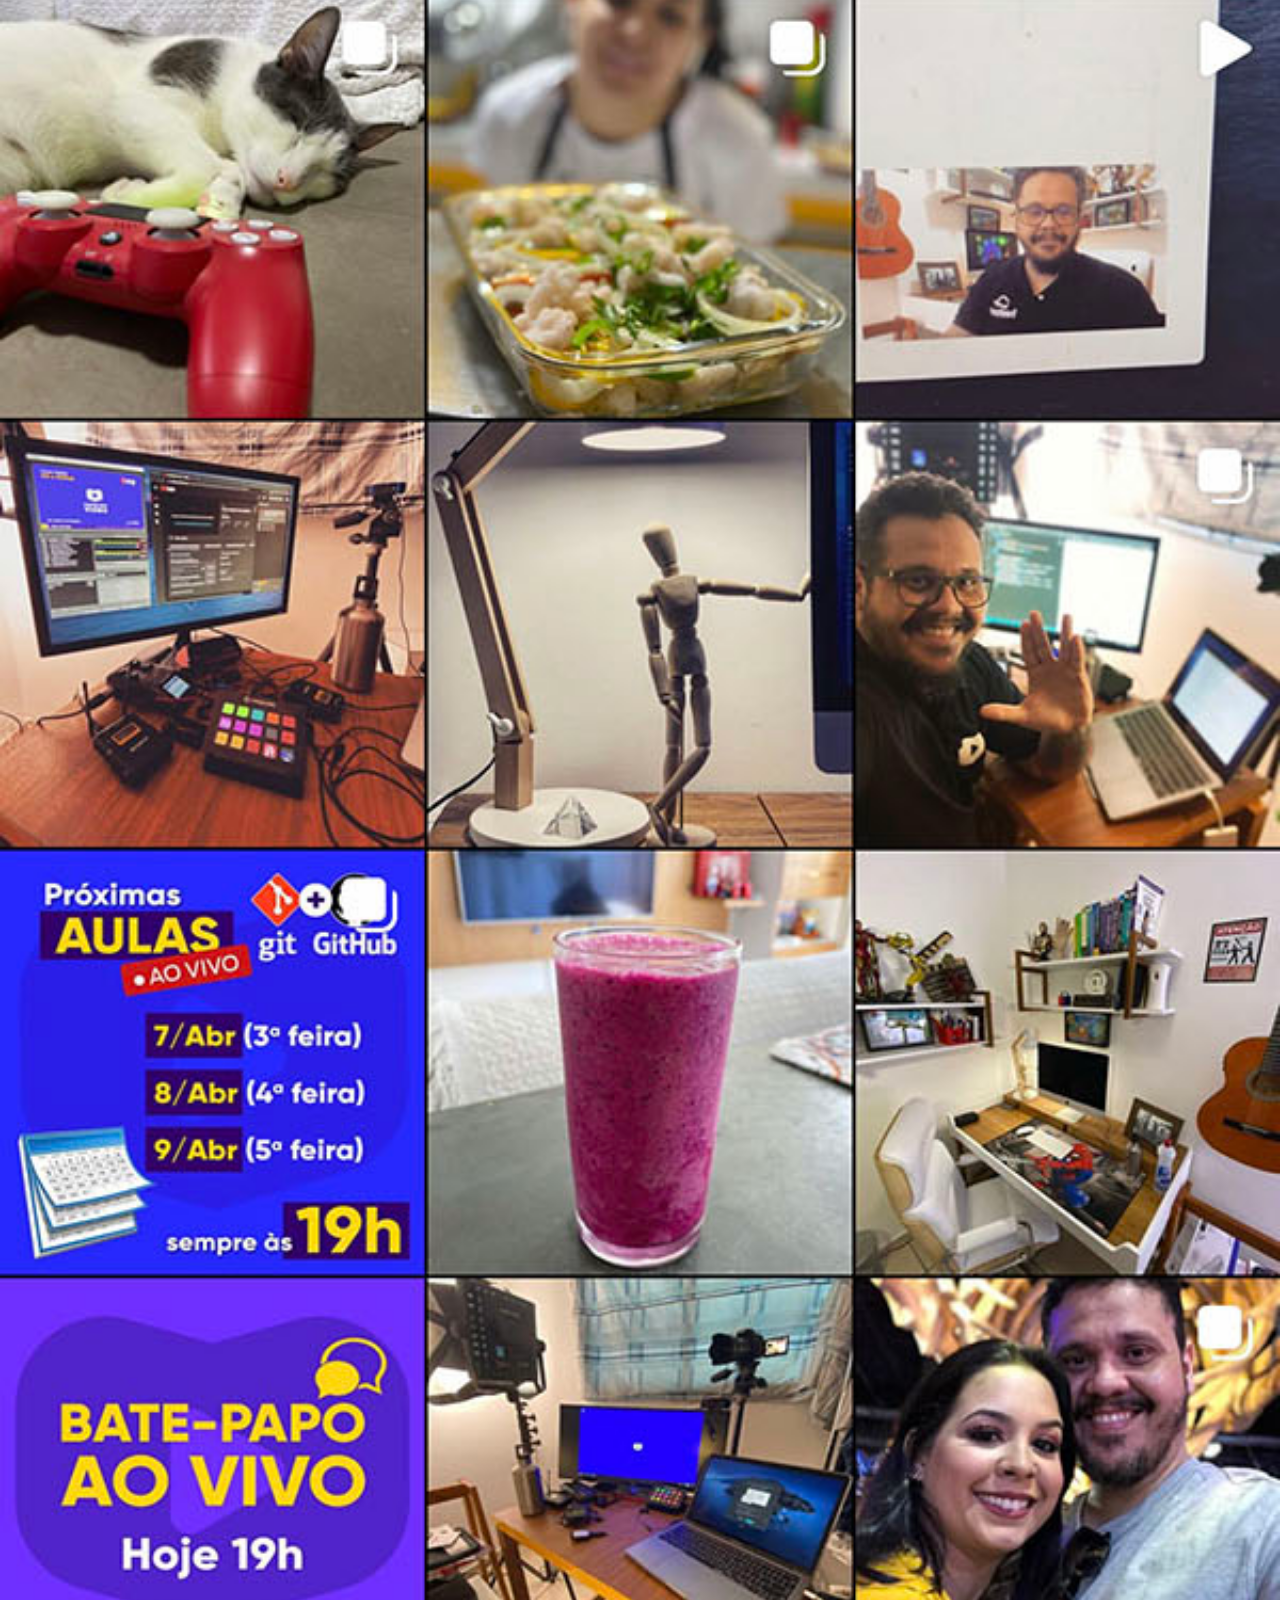
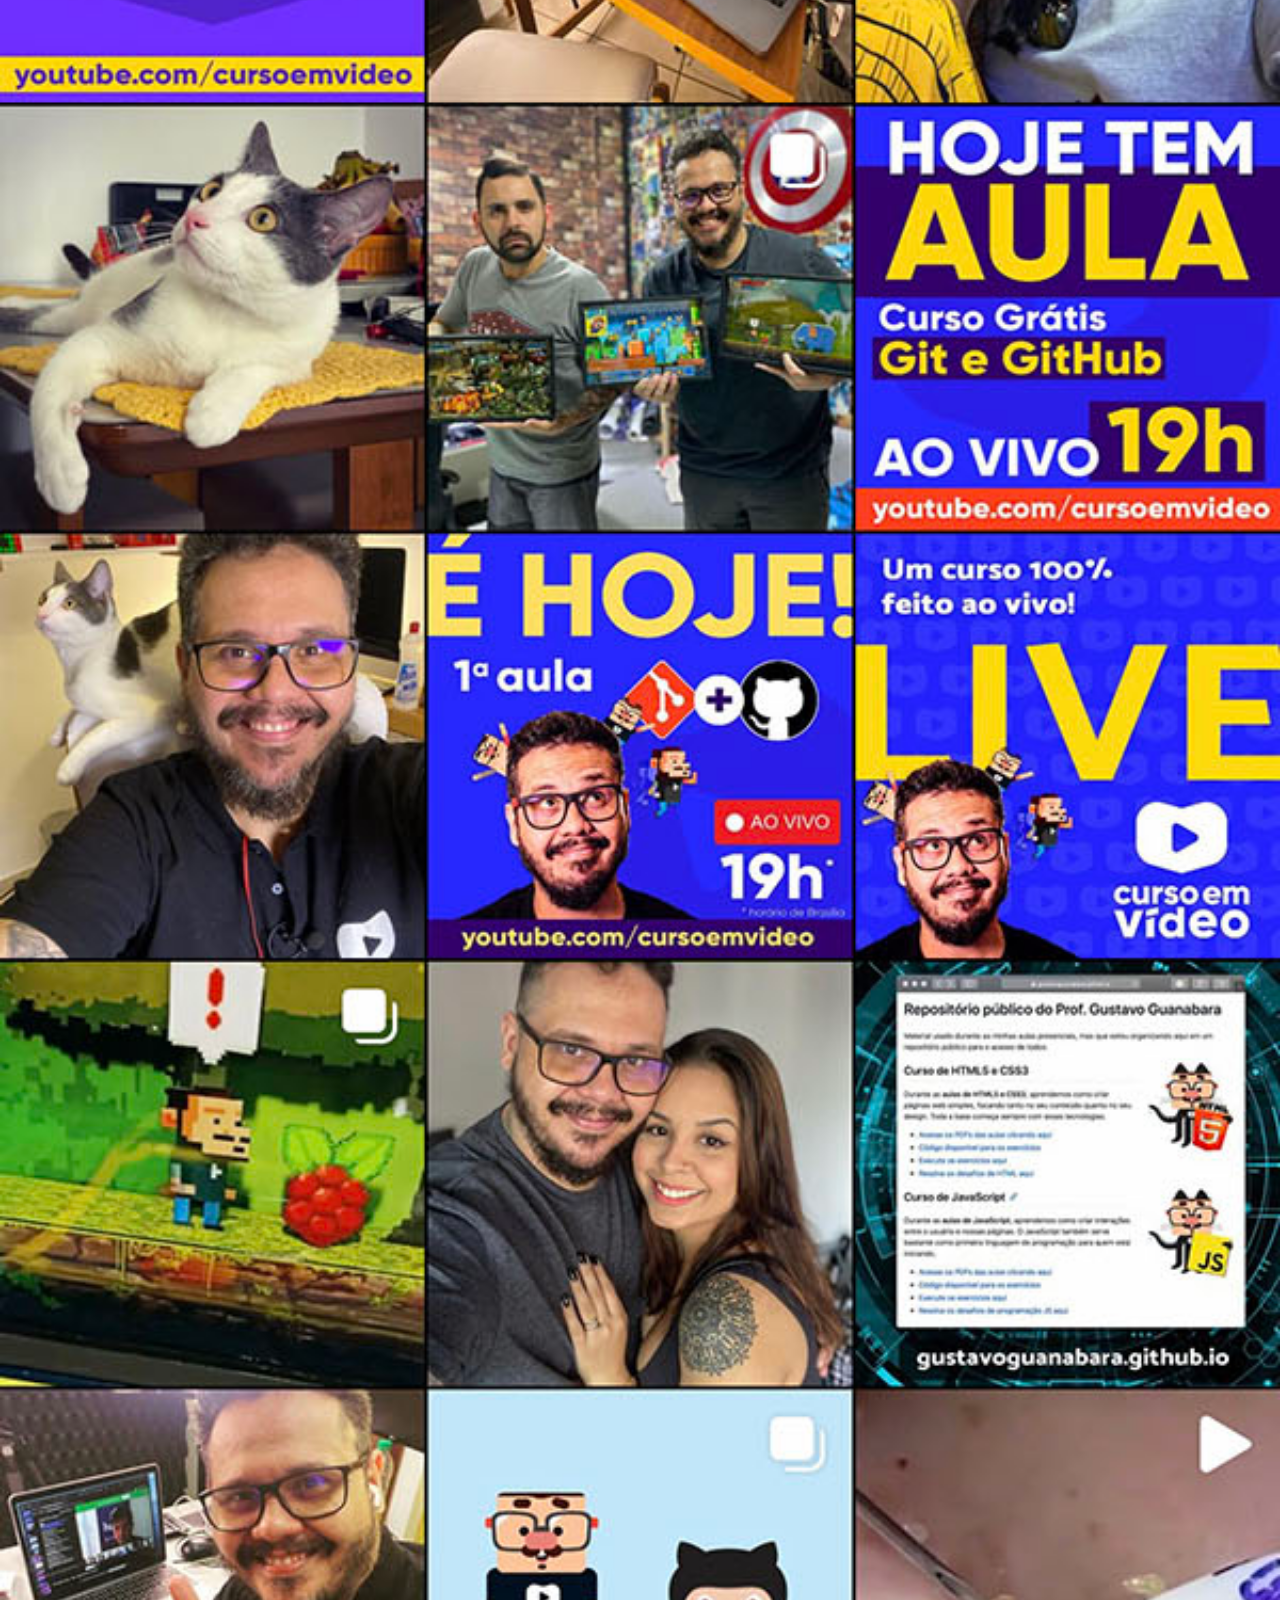
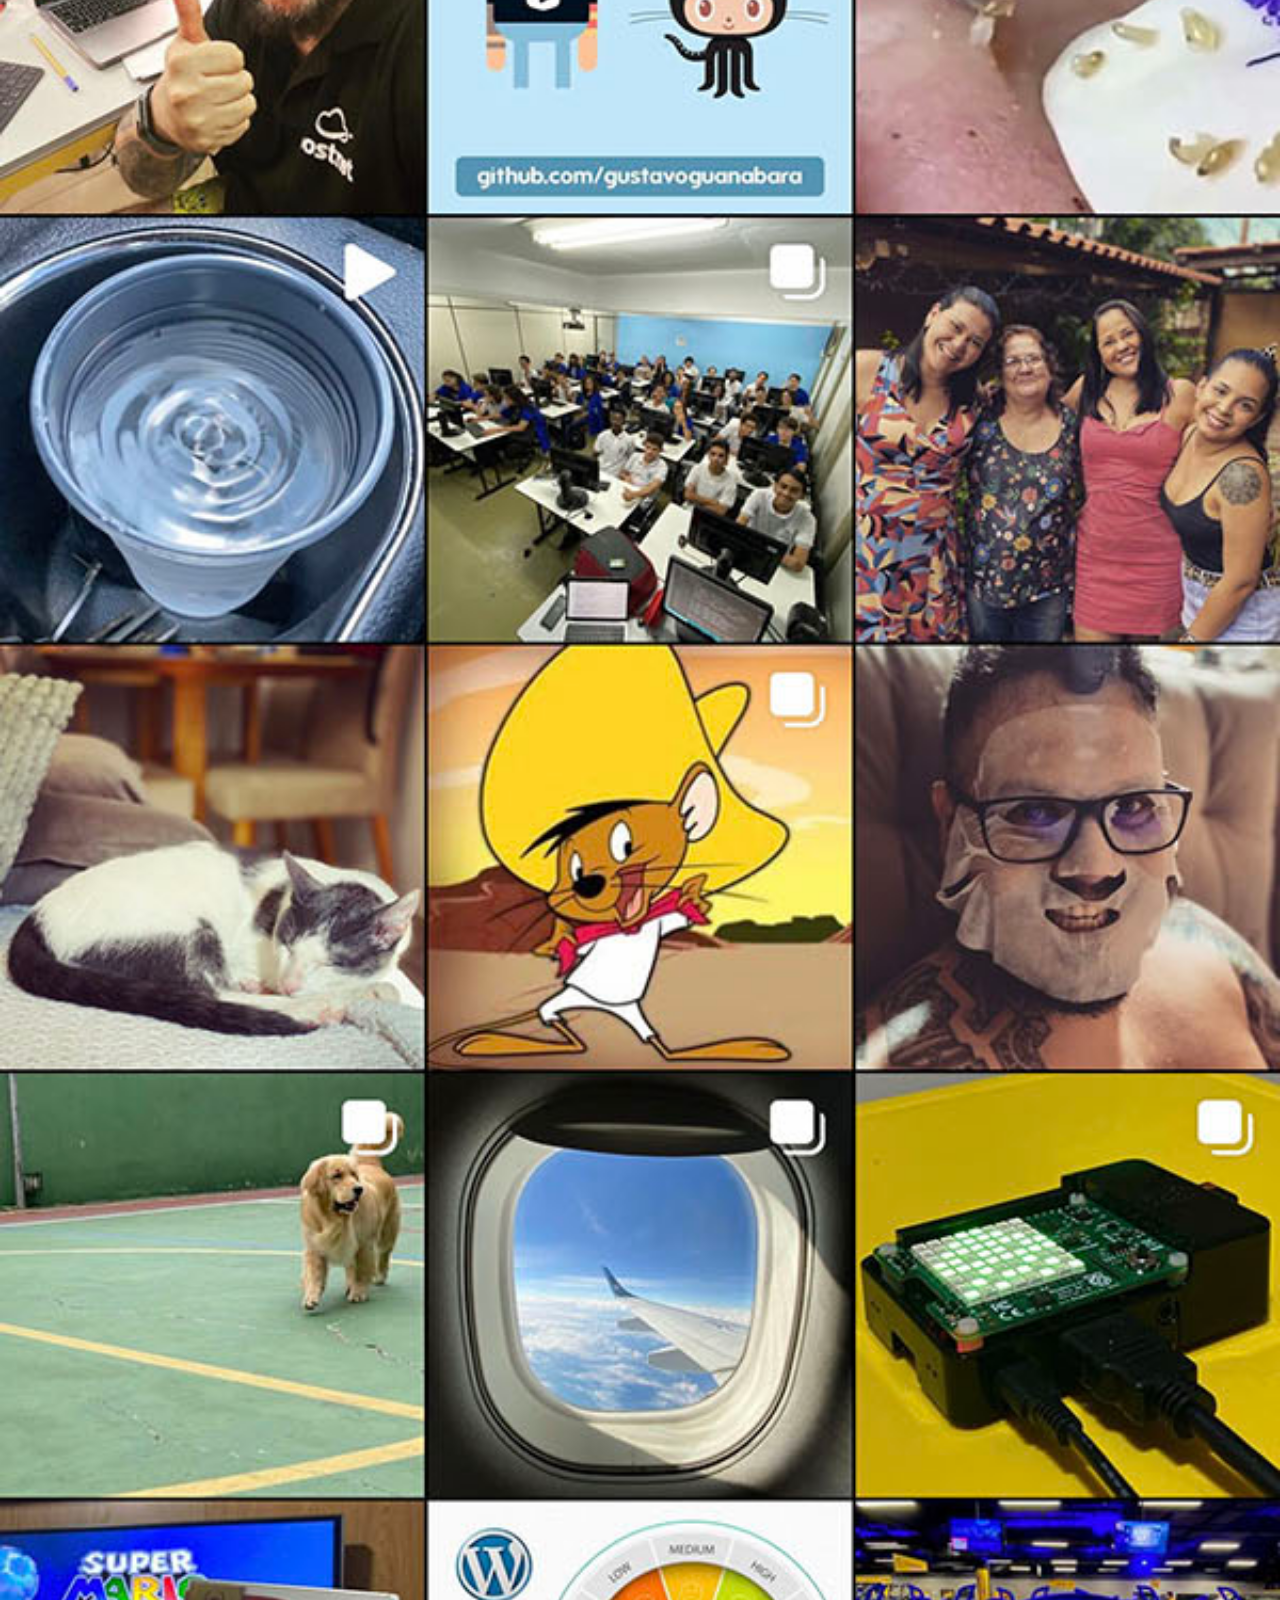
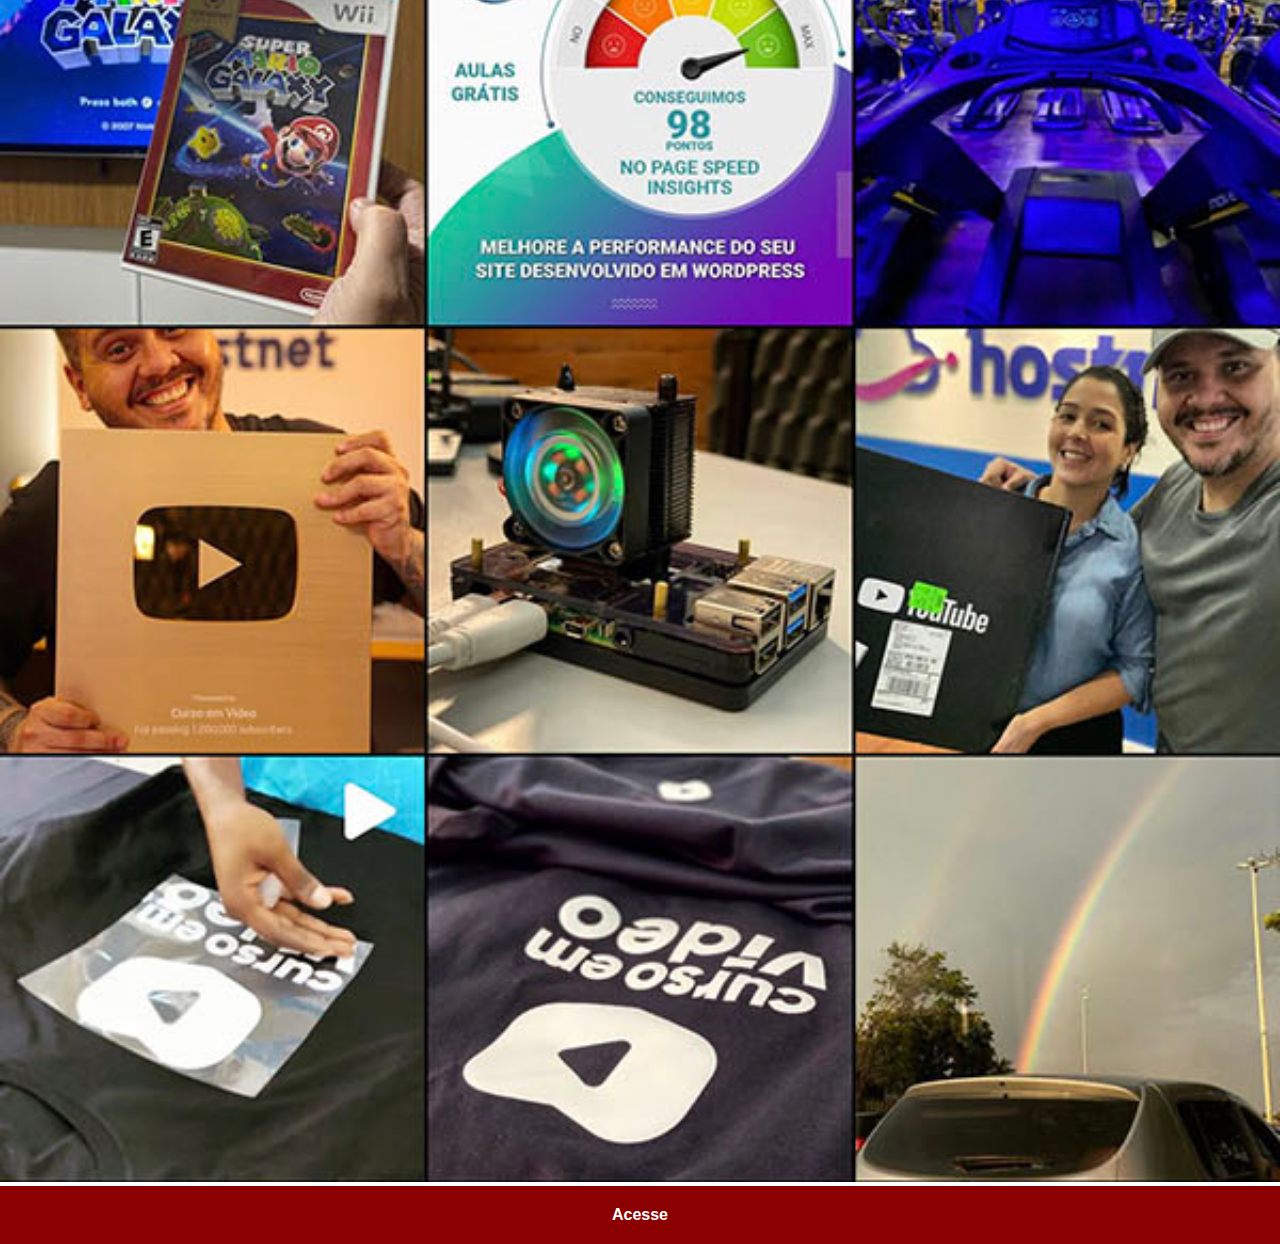
<file: Instagram.html>
<!DOCTYPE html>
<html lang="en">
<head>
    <meta charset="UTF-8">
    <meta name="viewport" content="width=device-width, initial-scale=1.0">
    <title>Document</title>
    <link rel="stylesheet" href="estilo/social.css">
</head>
<body>
    <img src="imagens/tela-instagram.jpg" alt="Instagram">
    <a href="https://github.com/ArthurAndradeCosta/projeto-celular">Acesse</a>
</body>
</html>
</file>
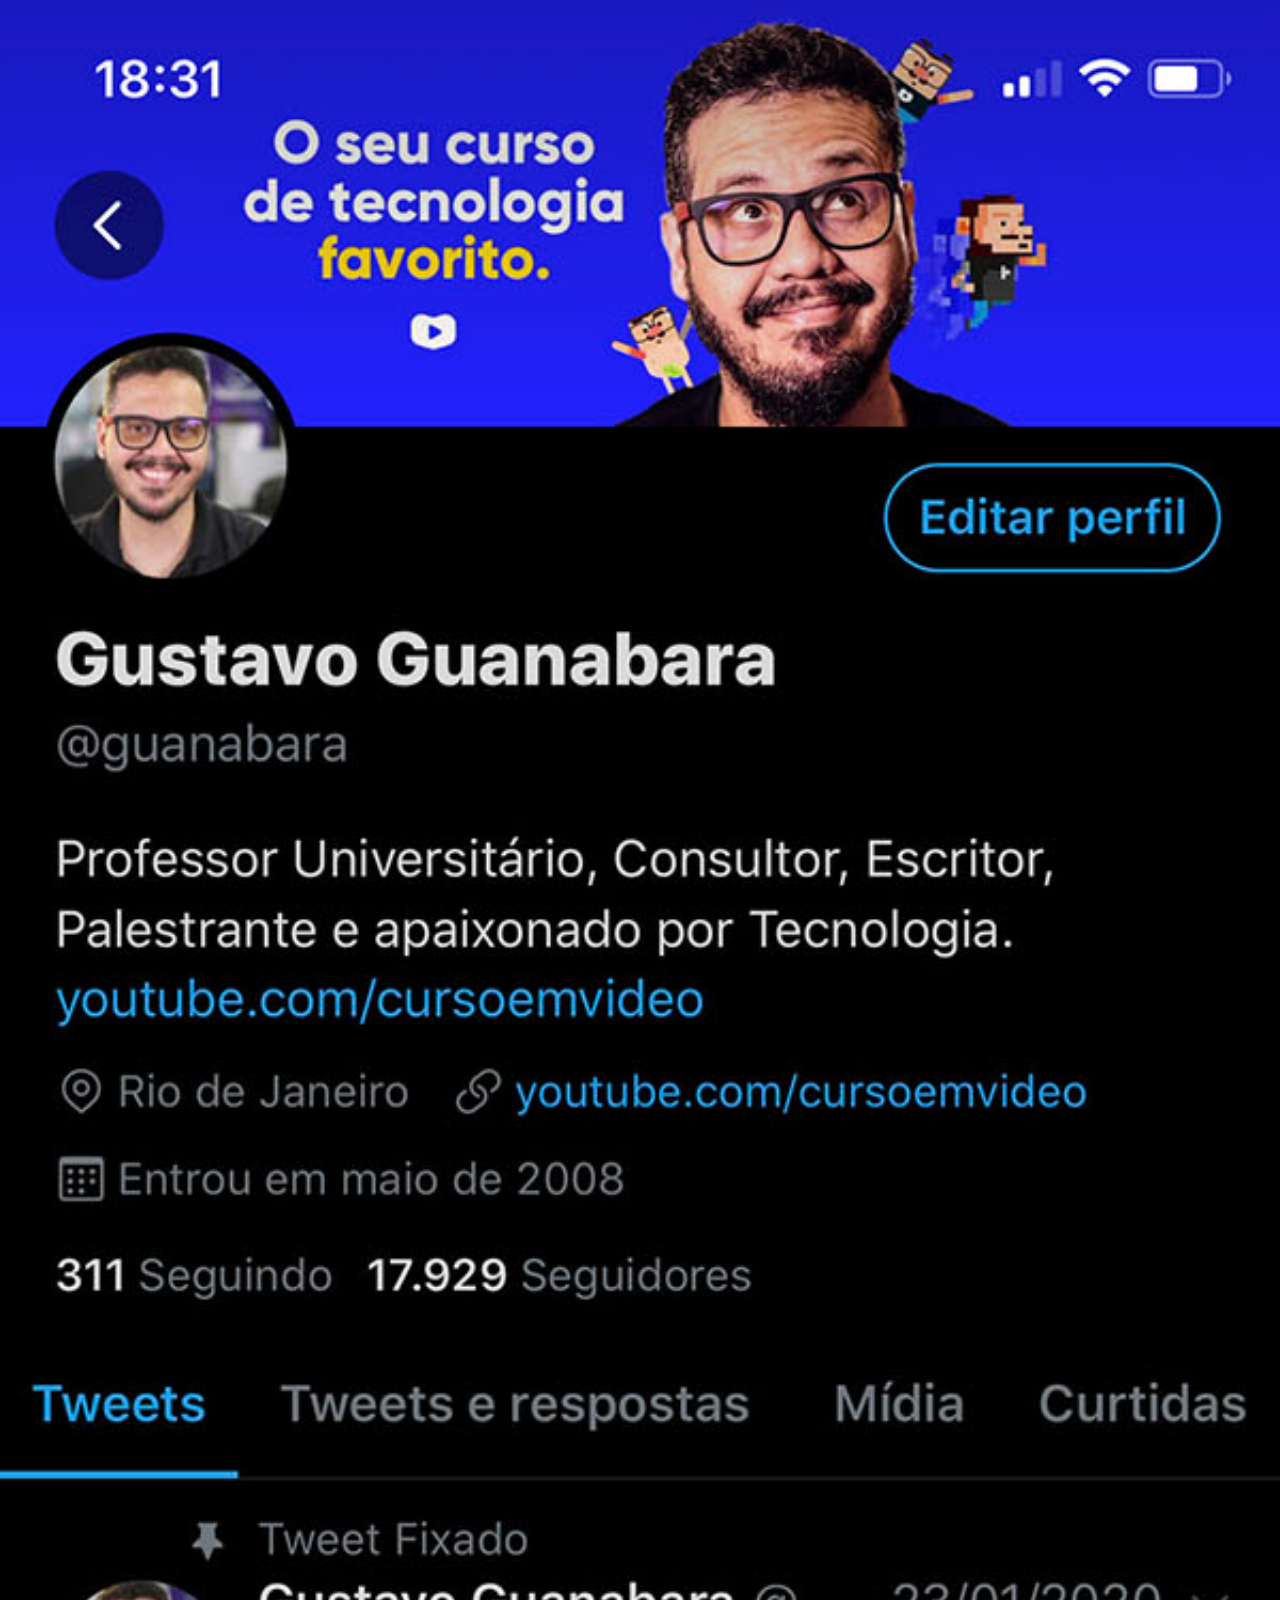
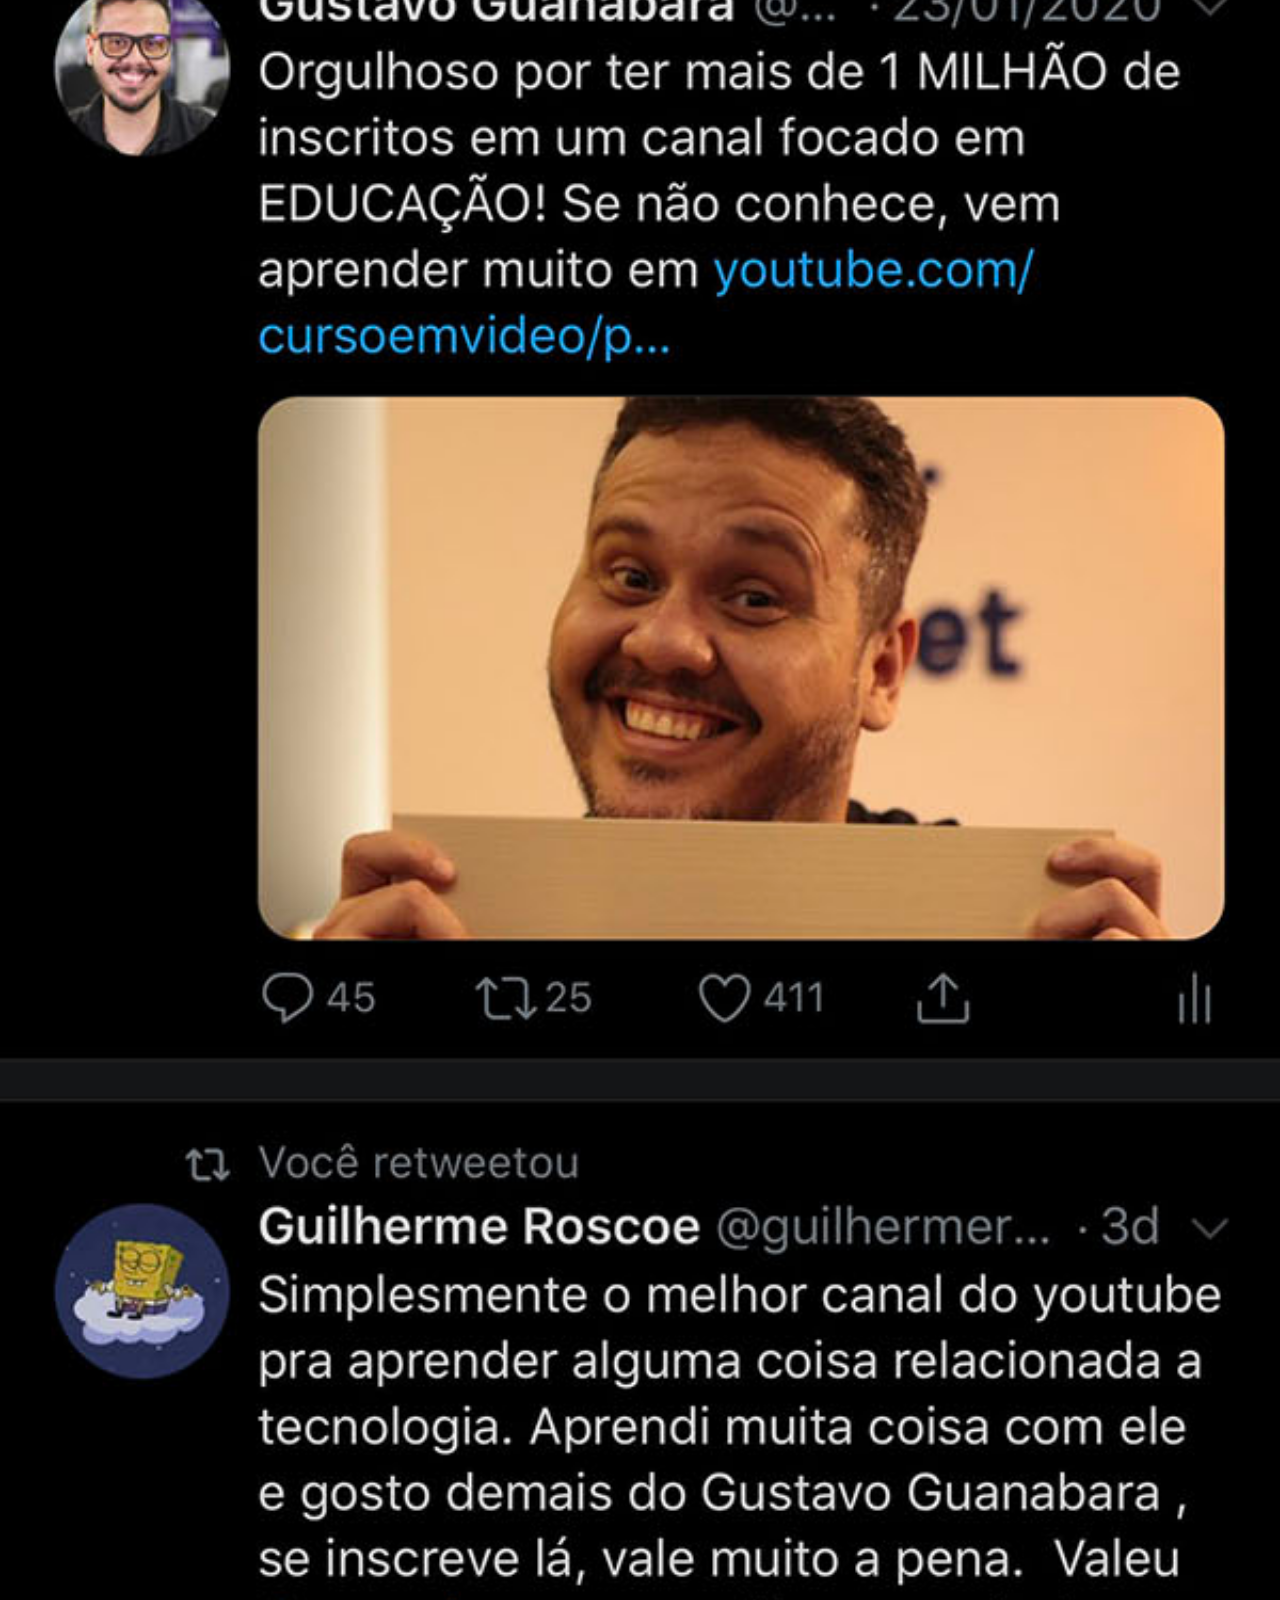
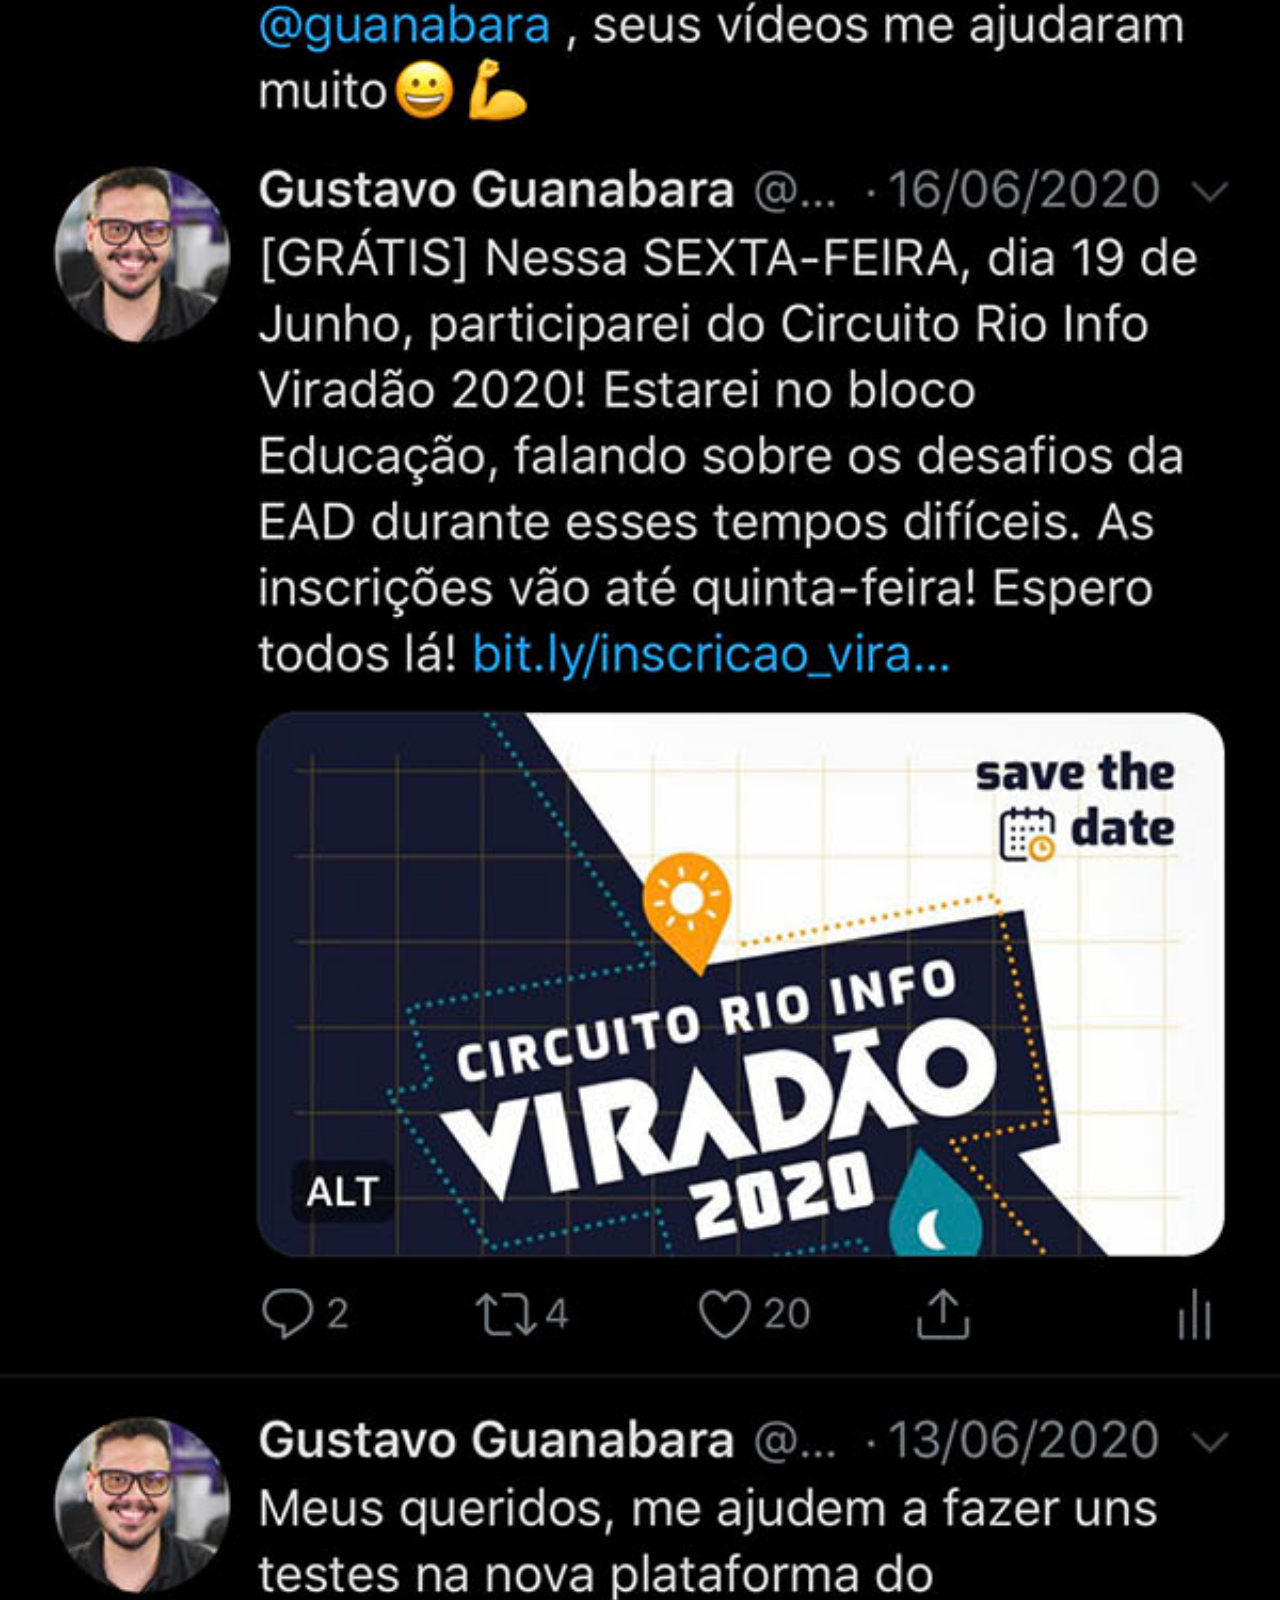
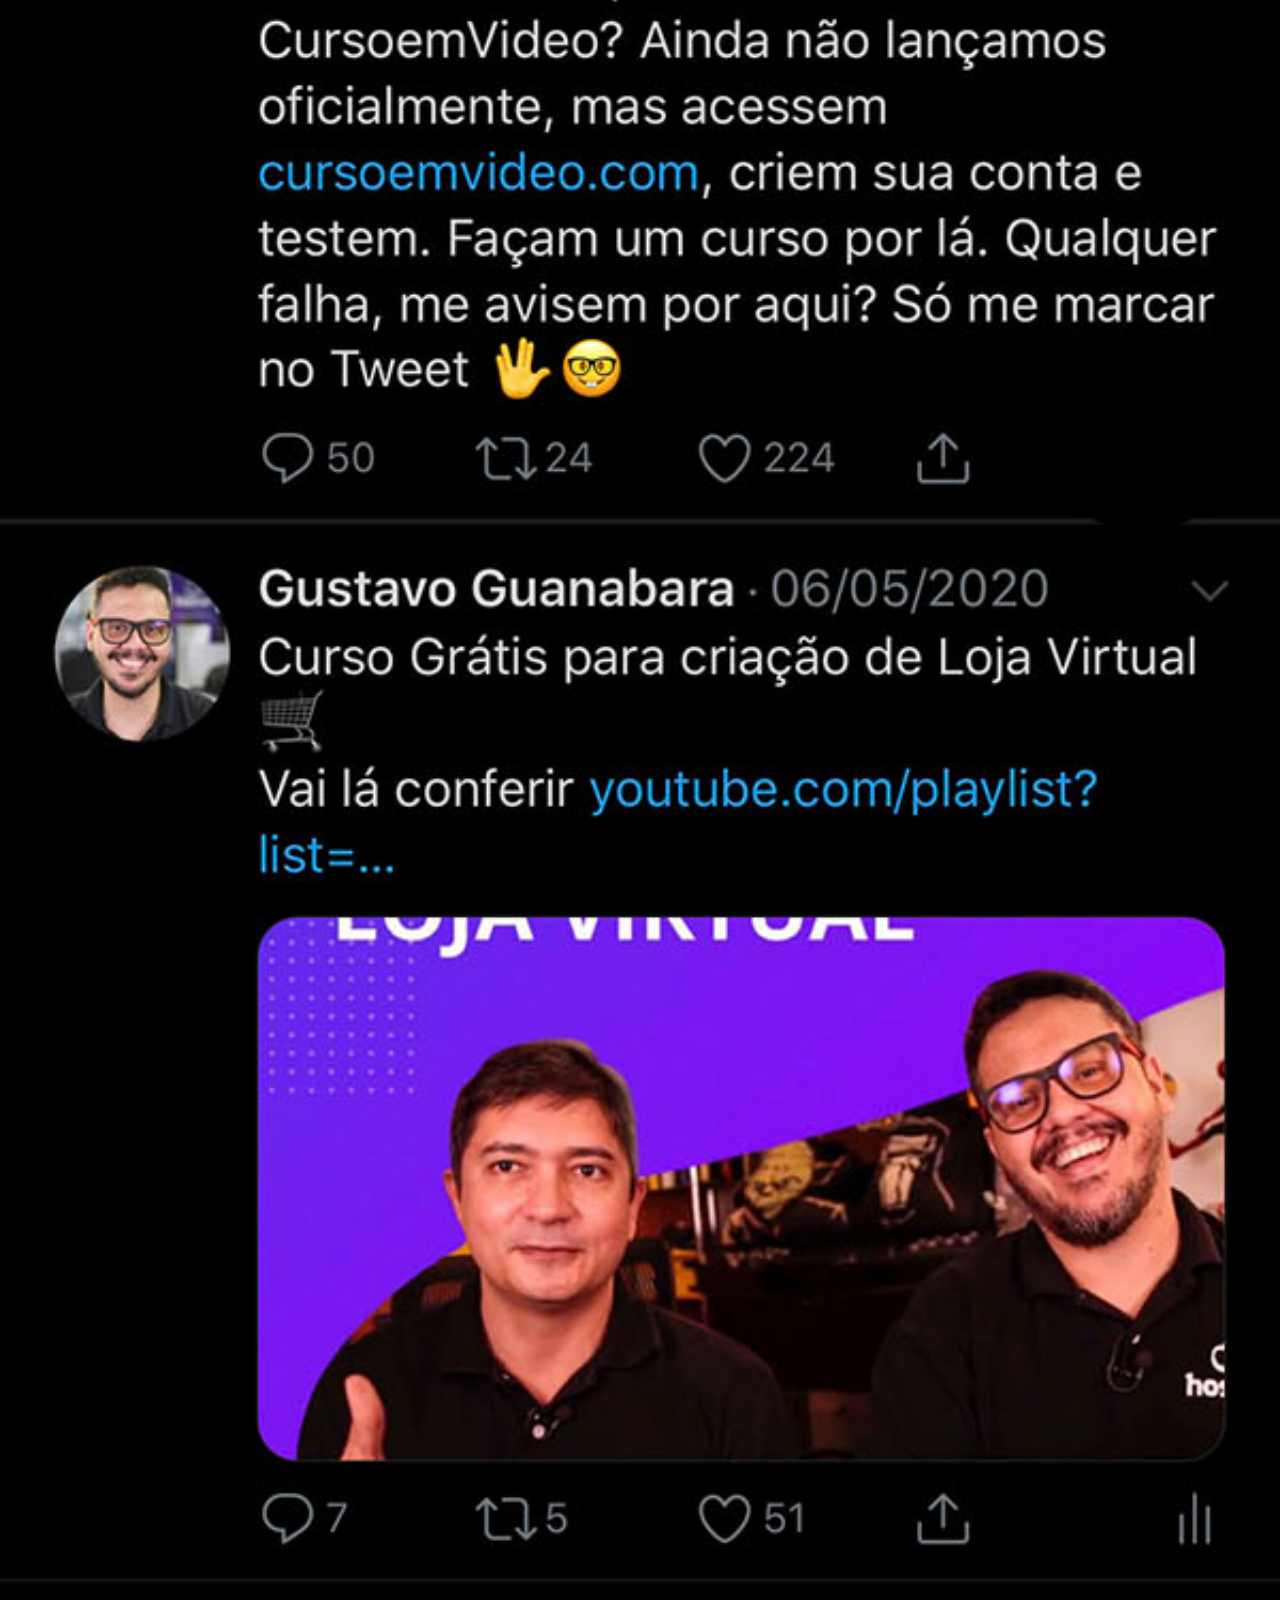
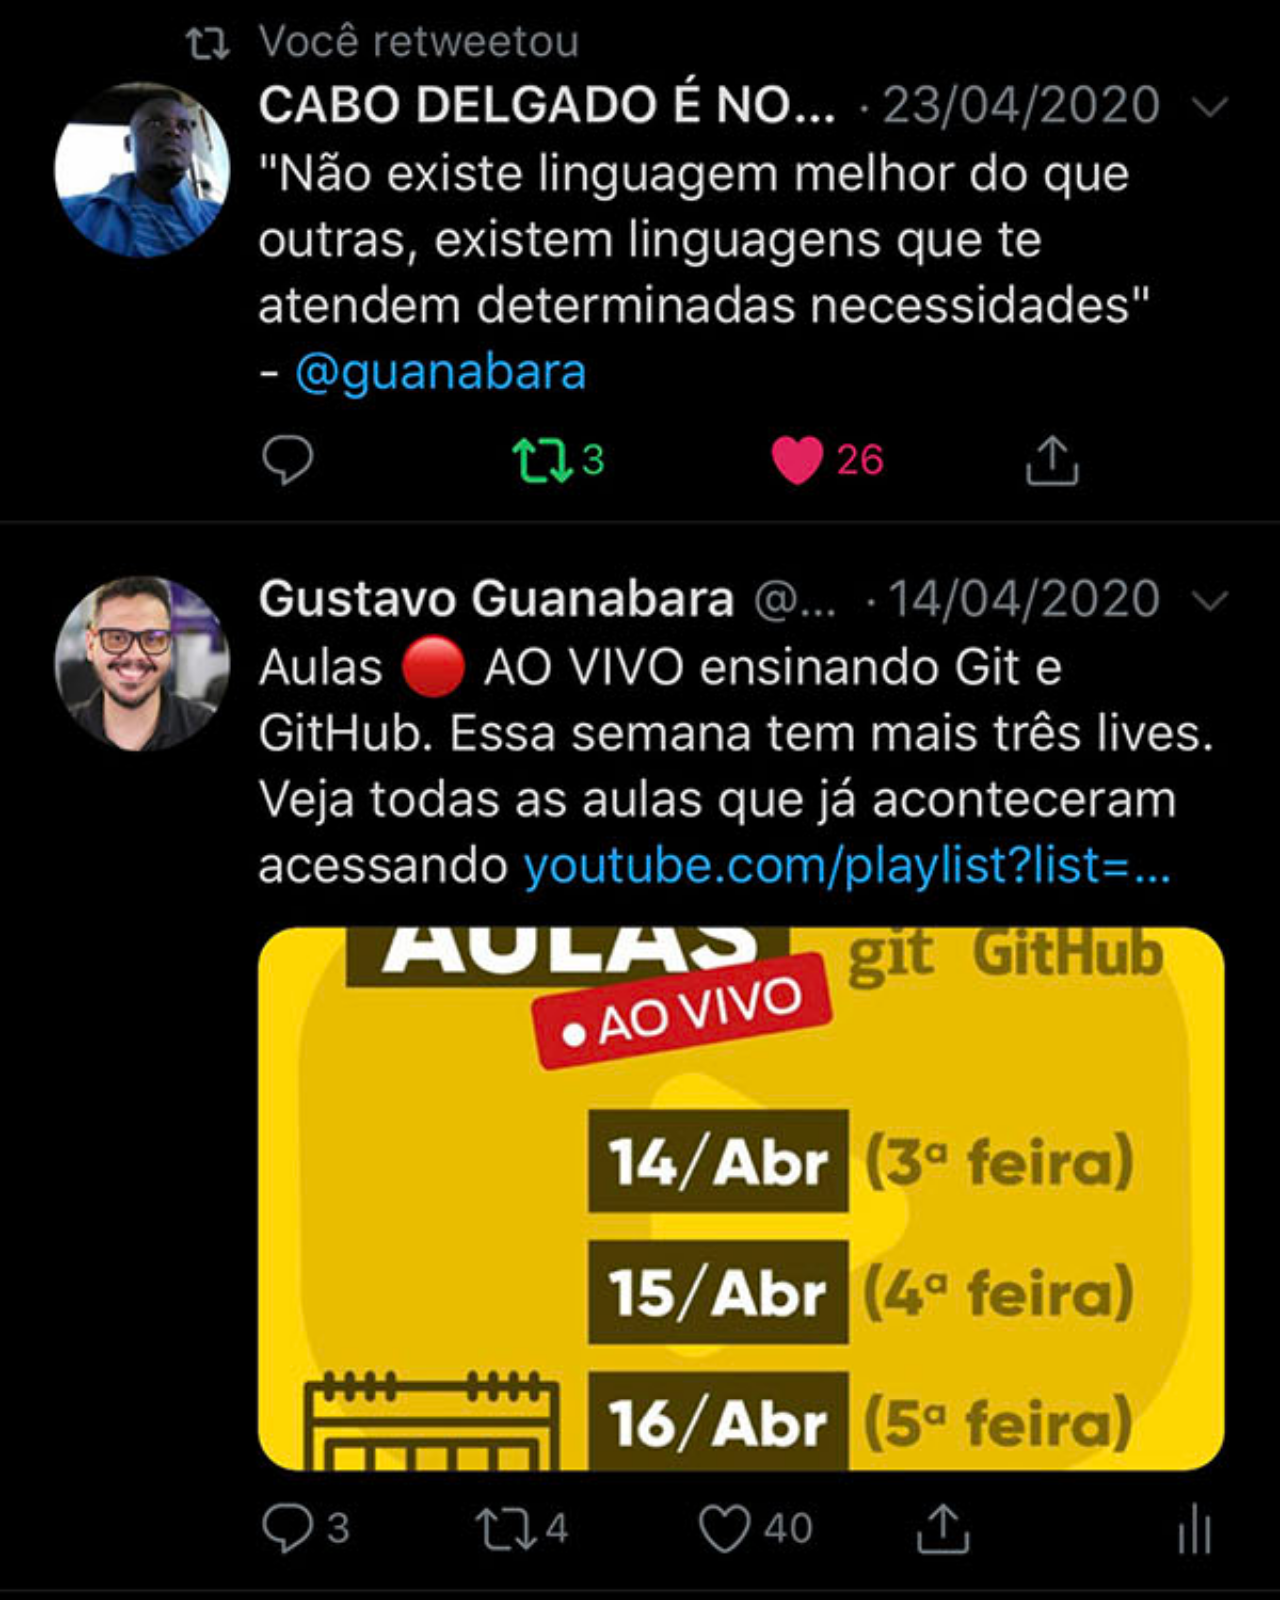
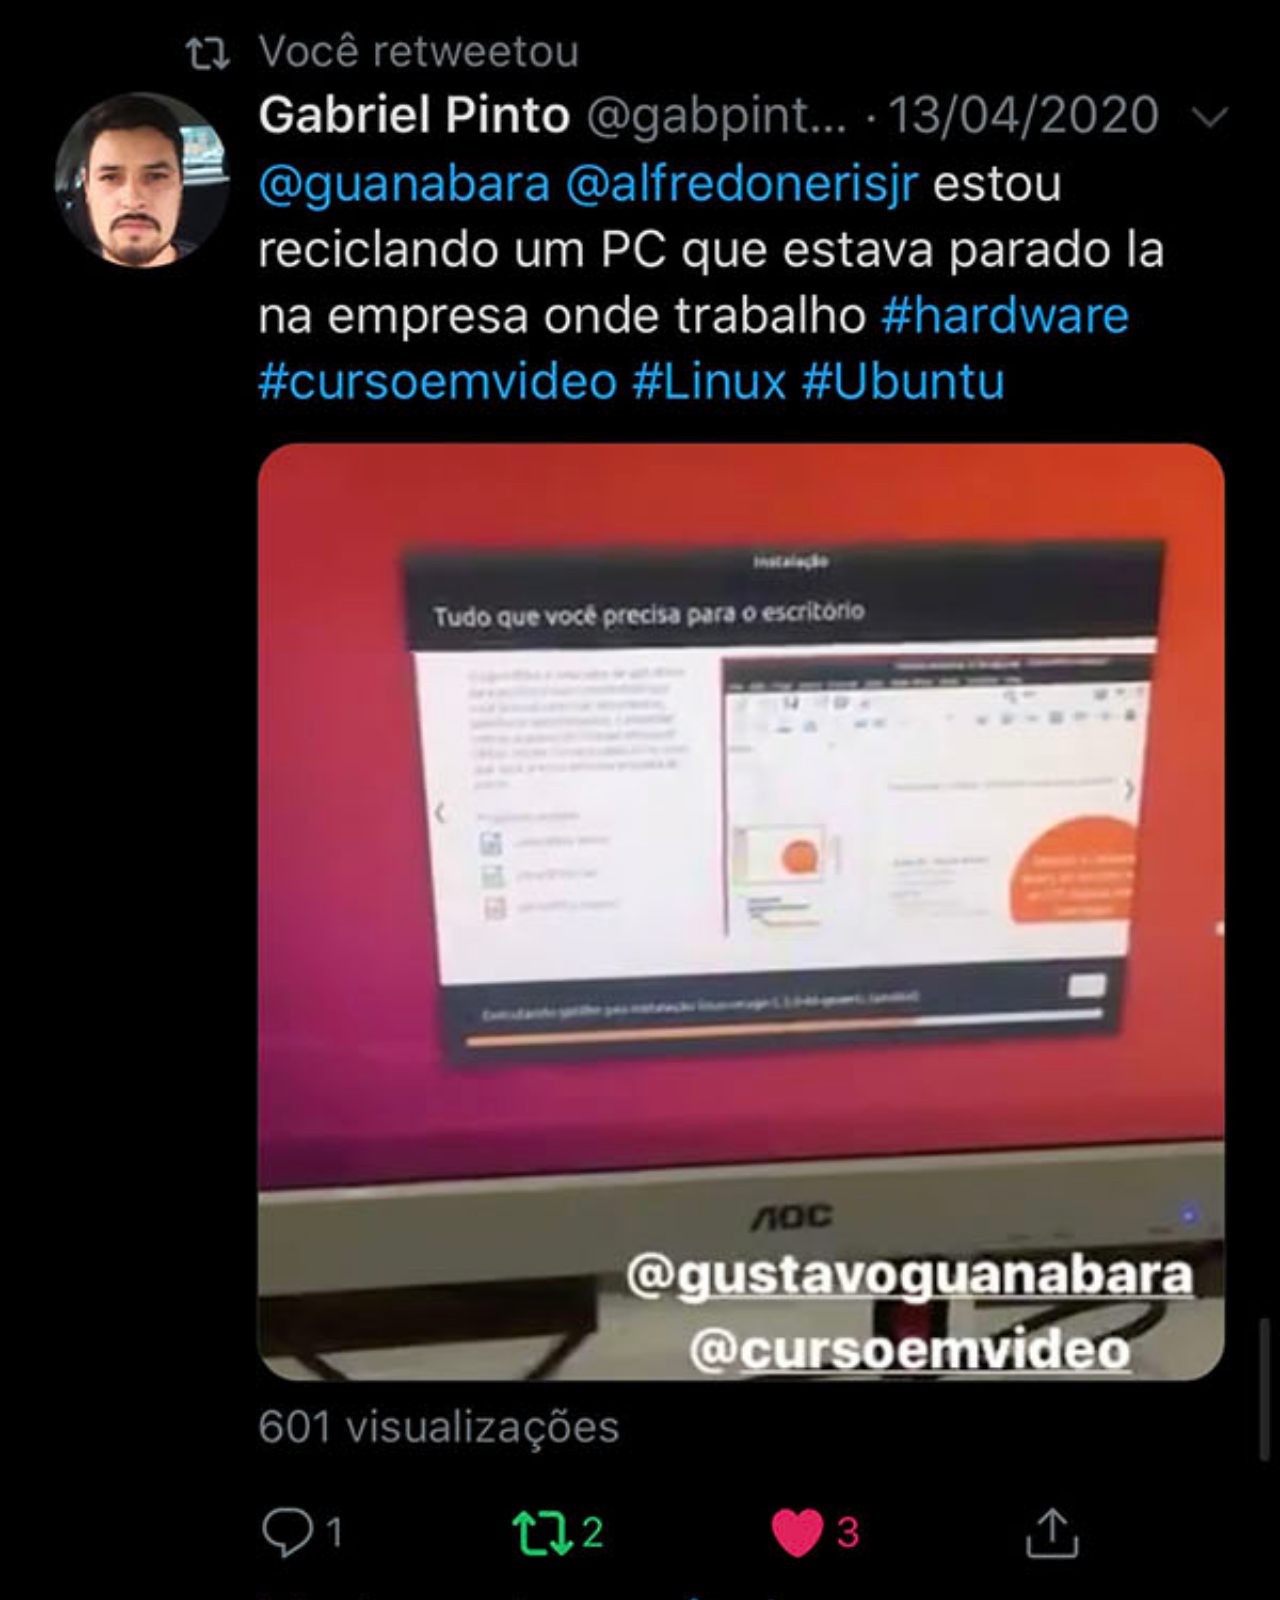
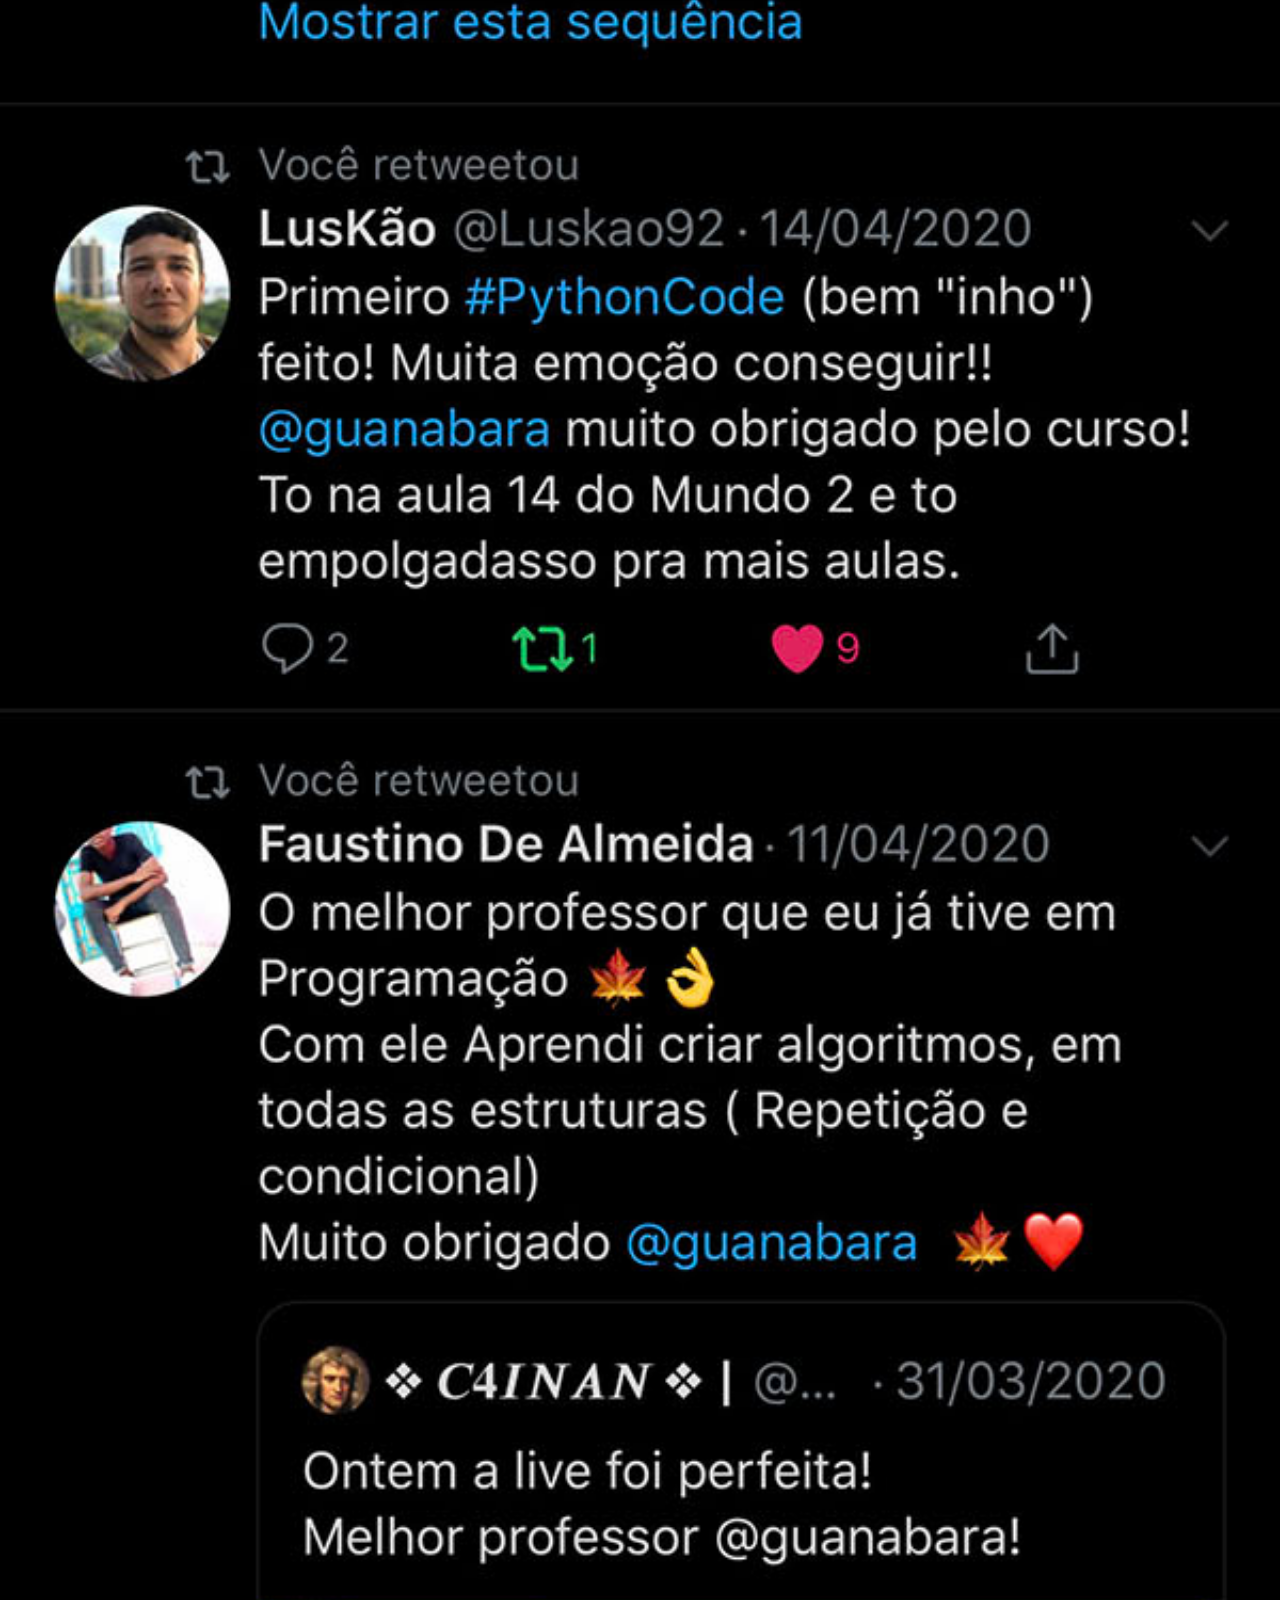
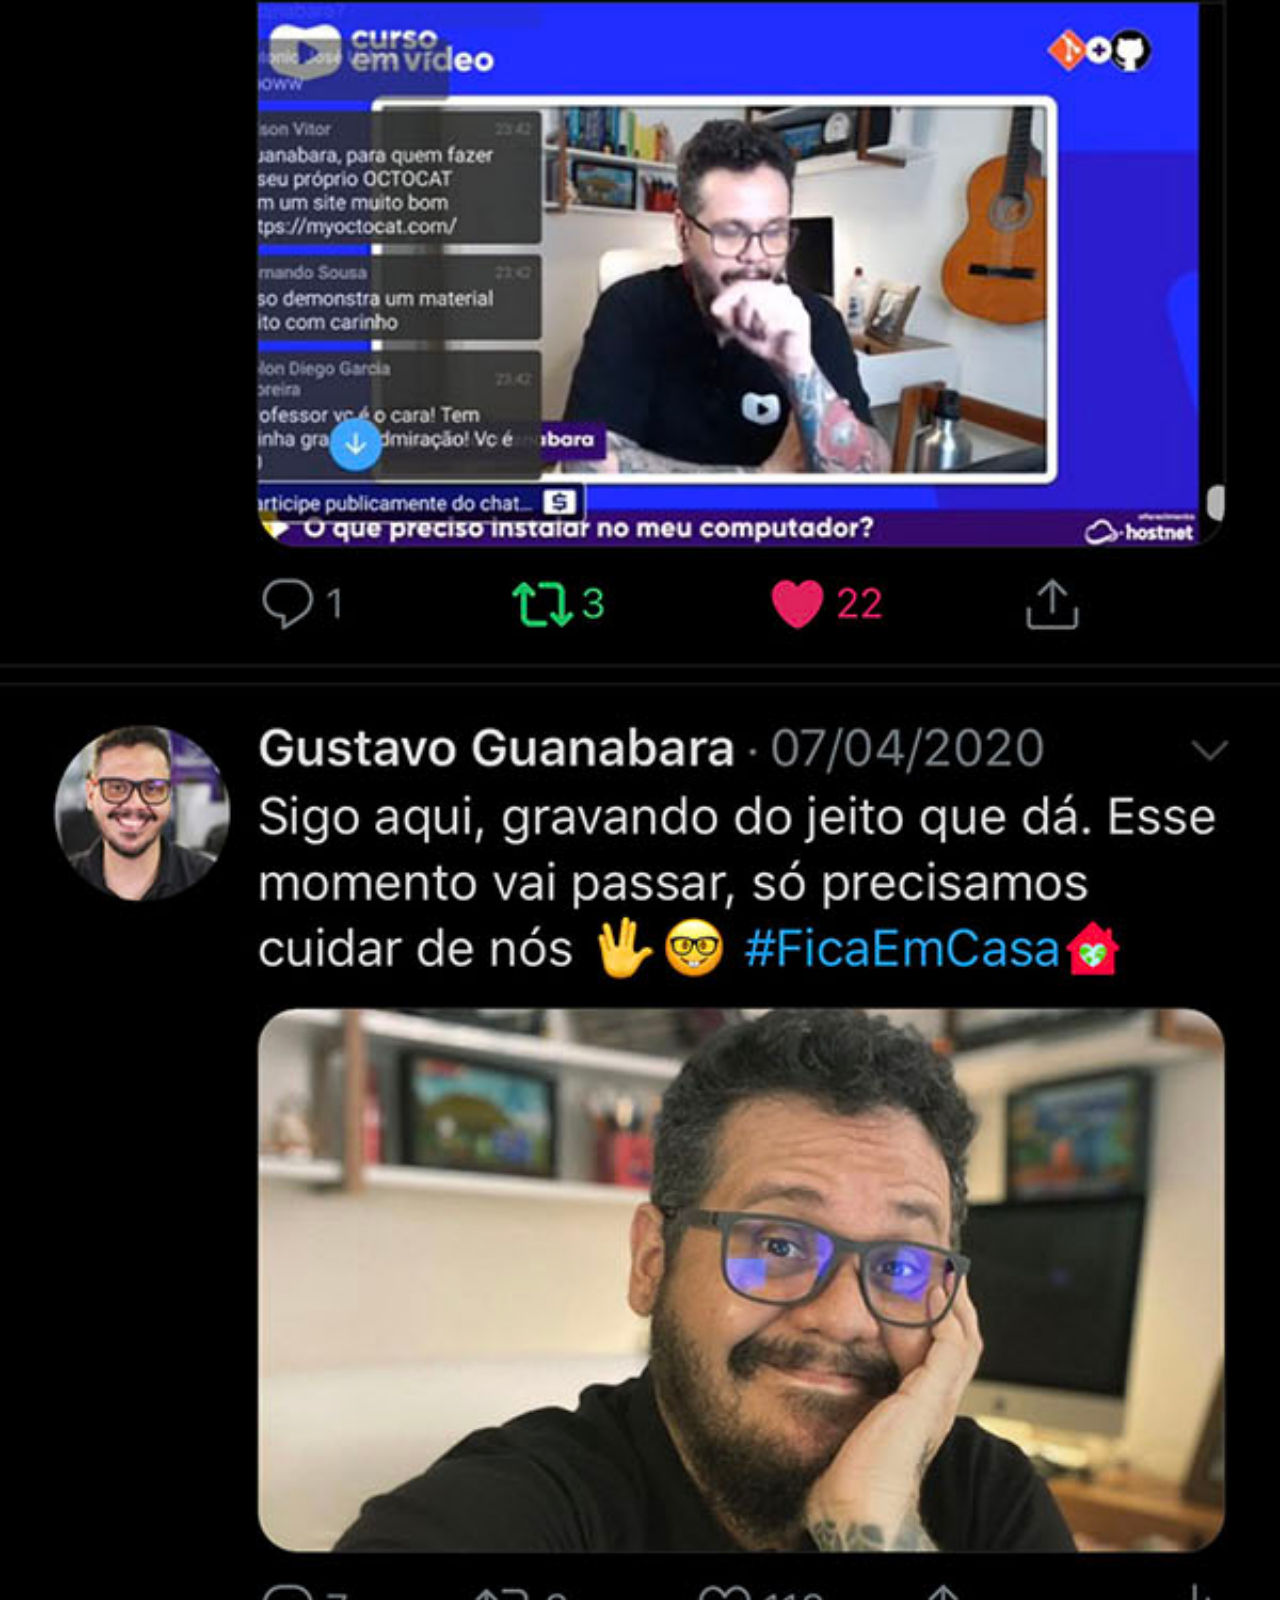
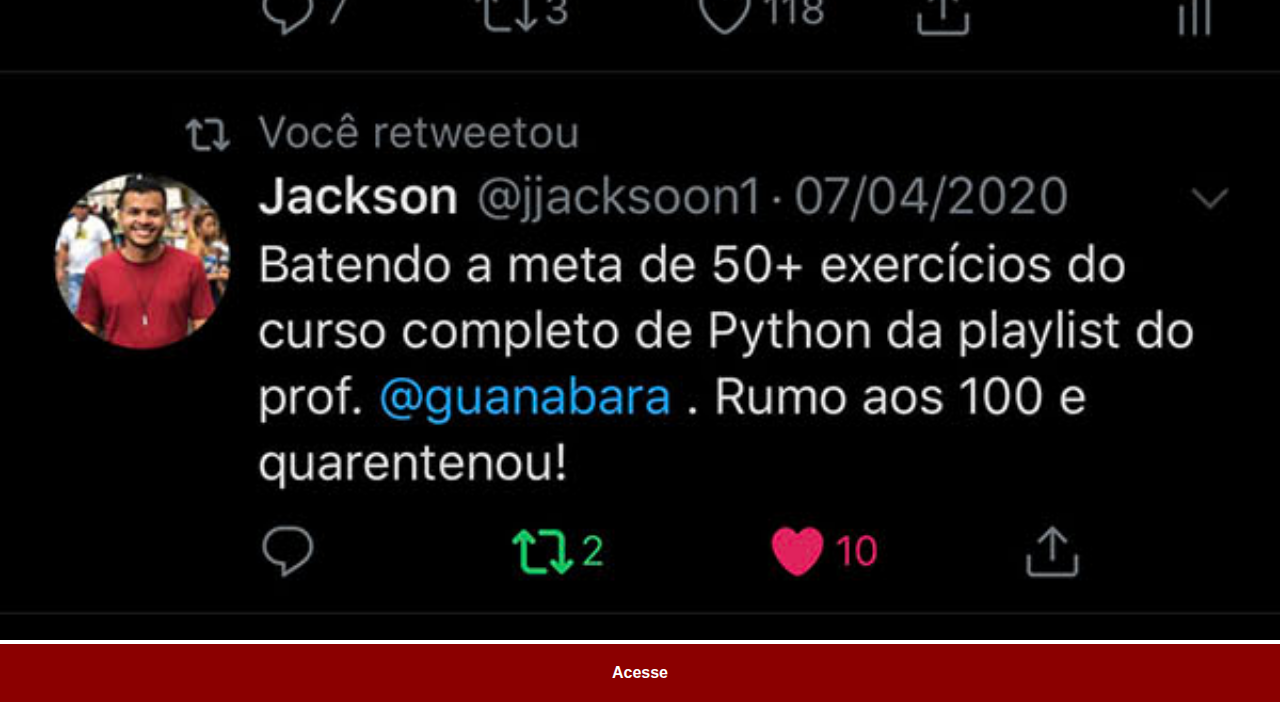
<file: X.html>
<!DOCTYPE html>
<html lang="en">
<head>
    <meta charset="UTF-8">
    <meta name="viewport" content="width=device-width, initial-scale=1.0">
    <title>Document</title>
    <link rel="stylesheet" href="estilo/social.css">
</head>
<body>
    <img src="imagens/tela-twitter.jpg" alt="Twitter">
    <a href="https://github.com/ArthurAndradeCosta/projeto-celular">Acesse</a>
</body>
</html>
</file>
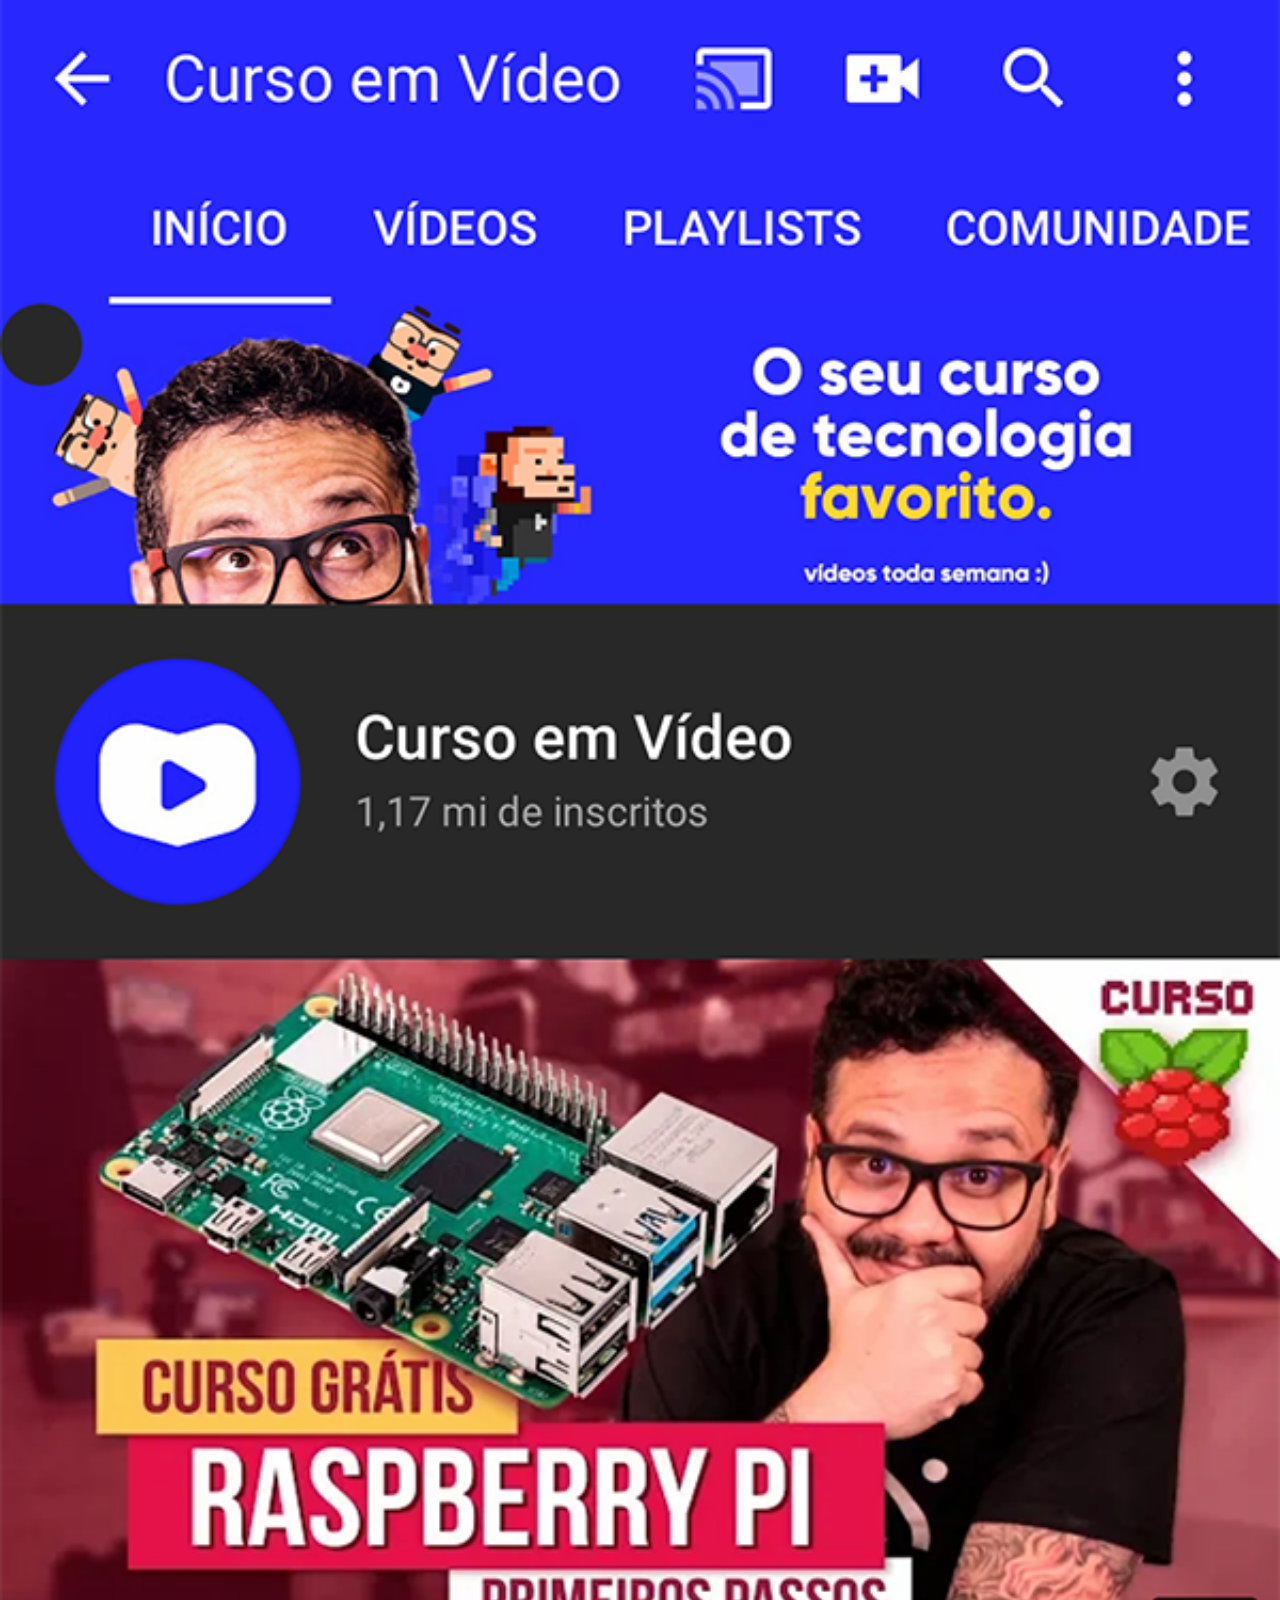
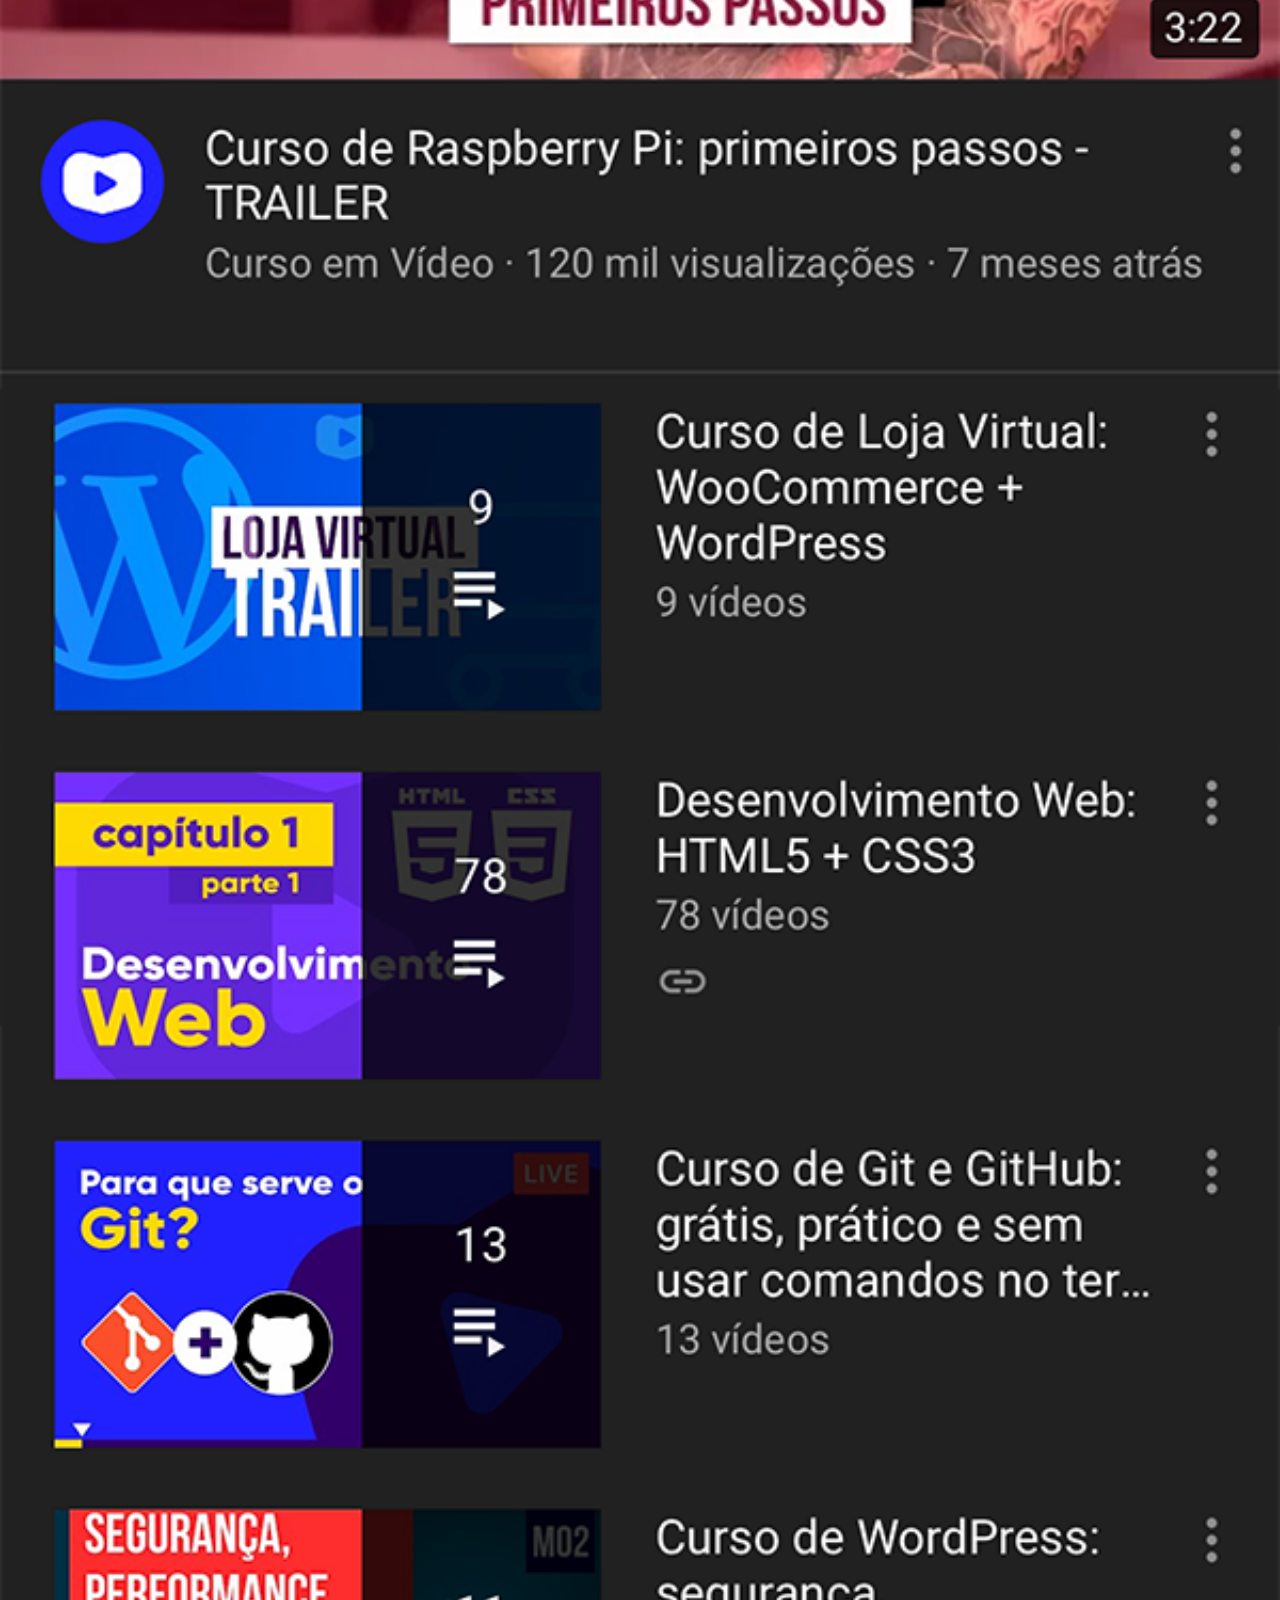
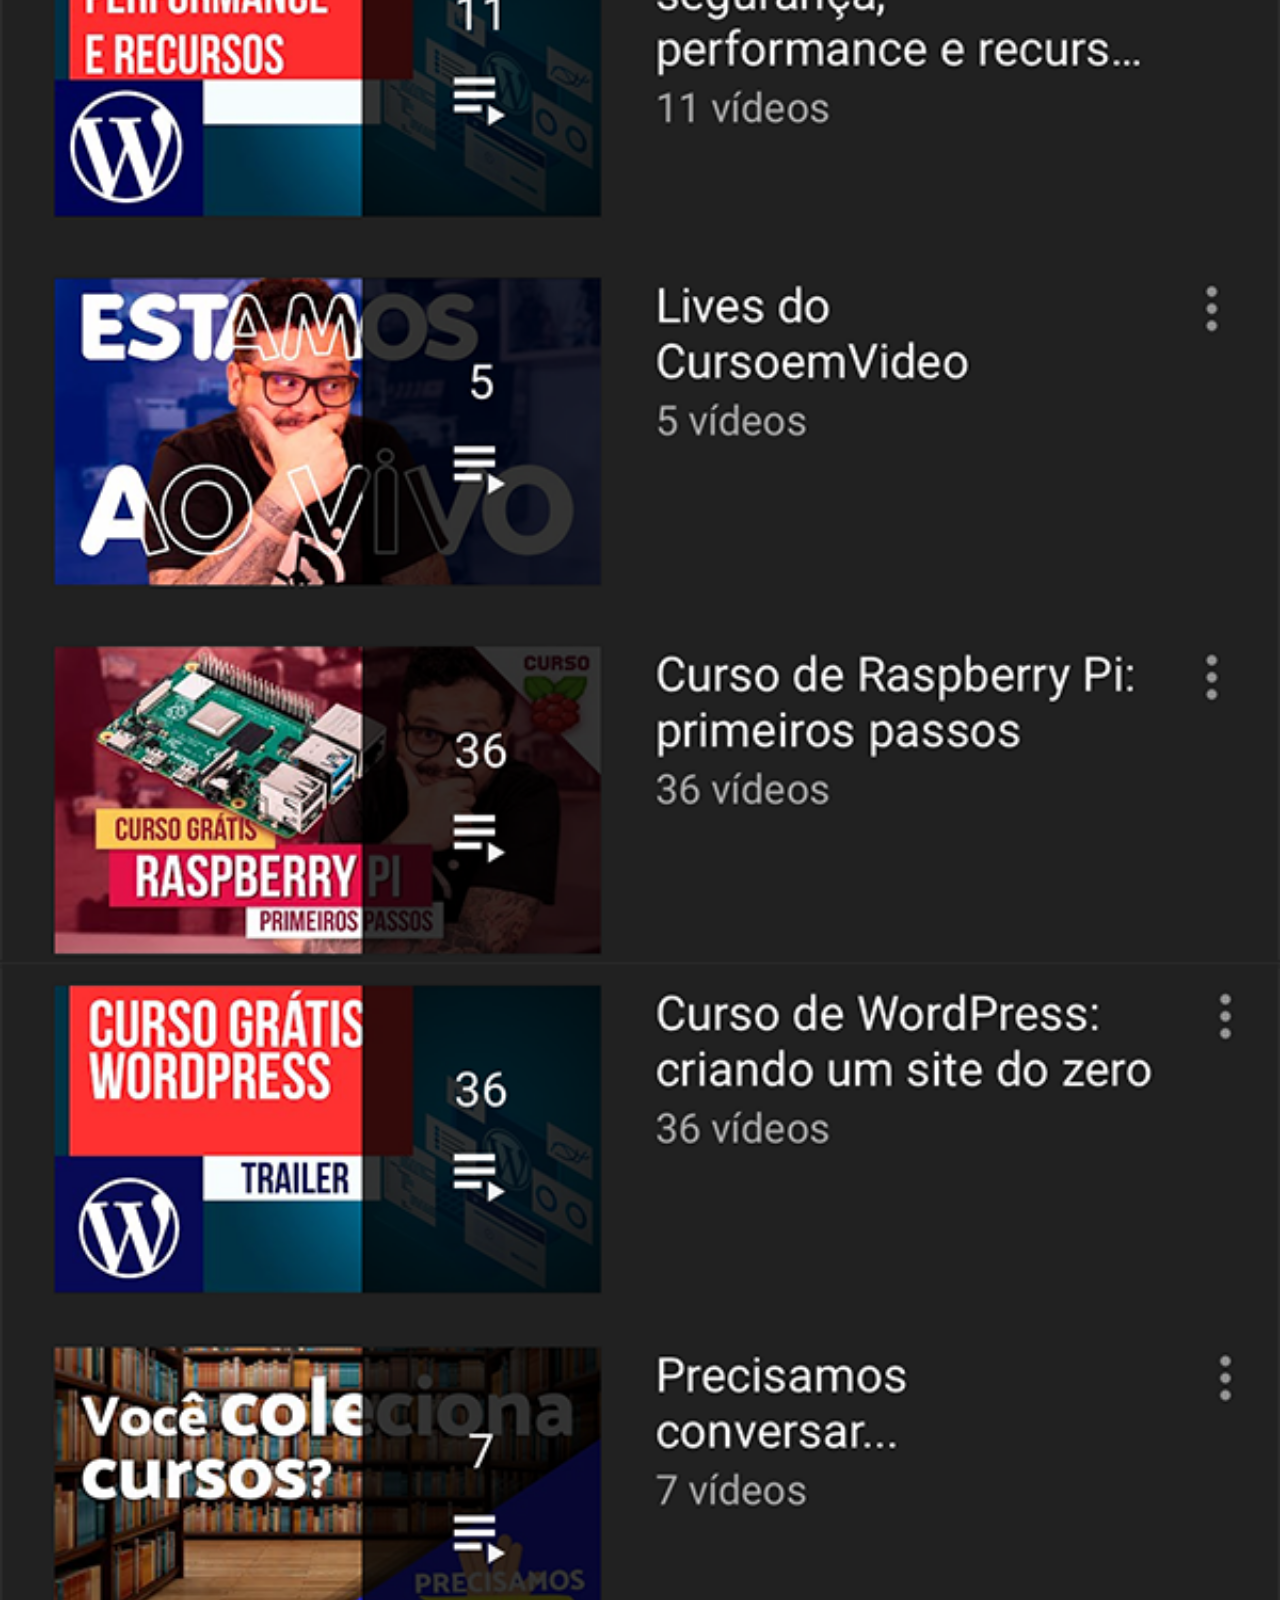
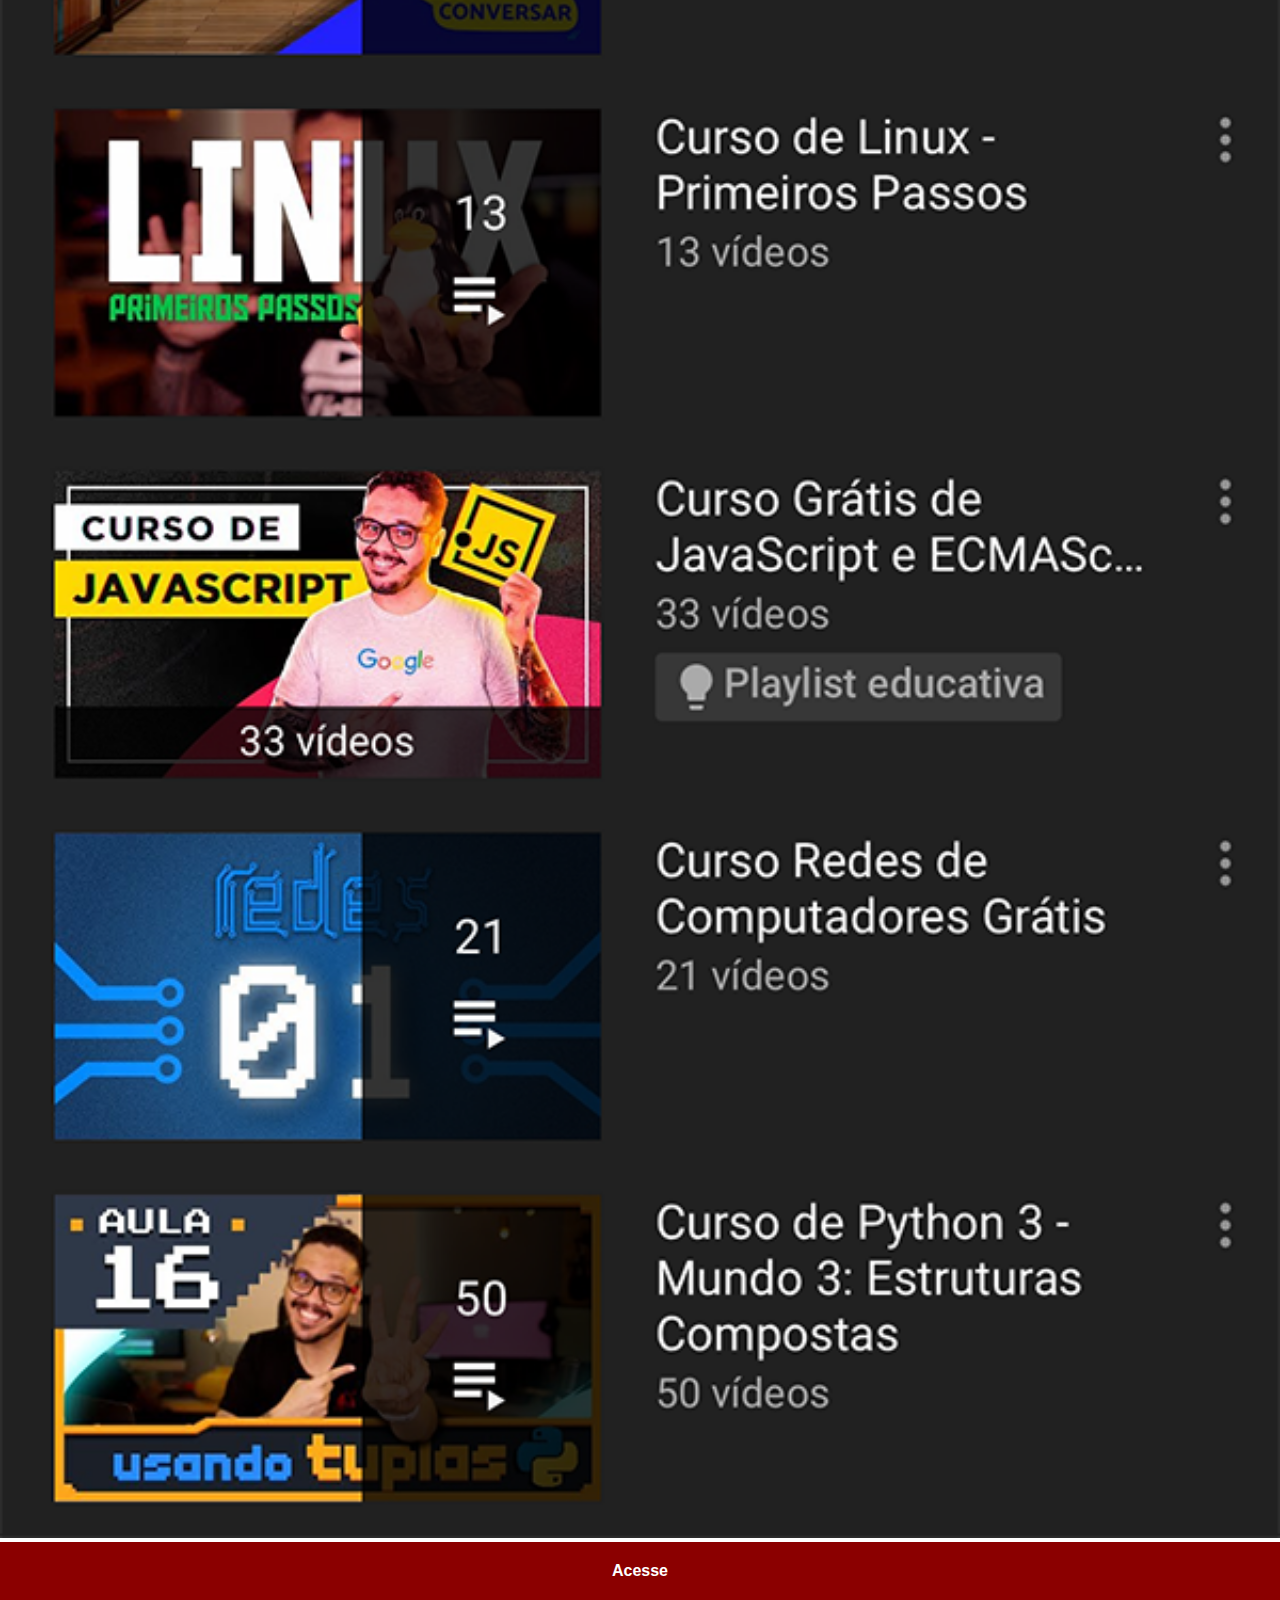
<file: youtube.html>
<!DOCTYPE html>
<html lang="en">
<head>
    <meta charset="UTF-8">
    <meta name="viewport" content="width=device-width, initial-scale=1.0">
    <title>Document</title>
    <link rel="stylesheet" href="estilo/social.css">
</head>
<body>
    <img src="imagens/tela-youtube.png" alt="Youtube">
    <a href="https://www.youtube.com/watch?v=ar5UB2MxraE&list=PLHz_AreHm4dkcVCk2Bn_fdVQ81Fkrh6WT&index=15" target="_blank">Acesse</a>
</body>
</html>
</file>
<file: estilo/stylec.css>
@charset "UTF-8";
* {
    margin: 0;
    padding: 0;
    font-family: Arial, Helvetica, sans-serif;
}

html, body {
    width: 100vw;
    height: 100vh;
    background-color: black;
}

body {
    background: url('../imagens/fundo-madeira.jpg') no-repeat top center;
    background-size: cover;
    background-attachment: fixed;
}

main {
    height: 100vh;
    position: relative;
}

section#telefone {
    height: 627px;
    width: 311px;
    background-color: blue;
    position: absolute;
    top: 50%;
    left: 50%;
    transform: translate(-50%, -50%);
    background: url('../imagens/frame-iphone.png');
    background-repeat: no-repeat;
}

iframe#tela {
    position: relative;
    top: 81px;
    left: 22px;
    width: 267px;
    height: 471px;
}

section#redesociais img {
    width: 50px;
    height: 50px;
    margin: 10px;
    border-radius: 50%;
    box-shadow: 2px 2px 5px black;
    box-sizing: border-box;
}

section#redesociais {
    text-align: right;
}

section#redesociais img:hover {
    border: 2px solid white;
    transform: translate(-2px, -2px);
    box-shadow: 5px 5px 10px rgba(0, 0, 0, 0.562);
    transition: transform 0.5s;
}
</file>
<file: estilo/social.css>
@charset "UTF-8";

* {
    margin: 0;
    padding: 0;
    font-family: arial;
}

::-webkit-scrollbar {
    width: 0;
    height: 0;
}

img {
width: 100vw;
}

a {
display: block;
background-color: darkred;
color: white;
padding: 20px;
text-align: center;
font-weight: bolder;
text-decoration: none;
}

a:hover {
    background-color: red;
}
</file>
